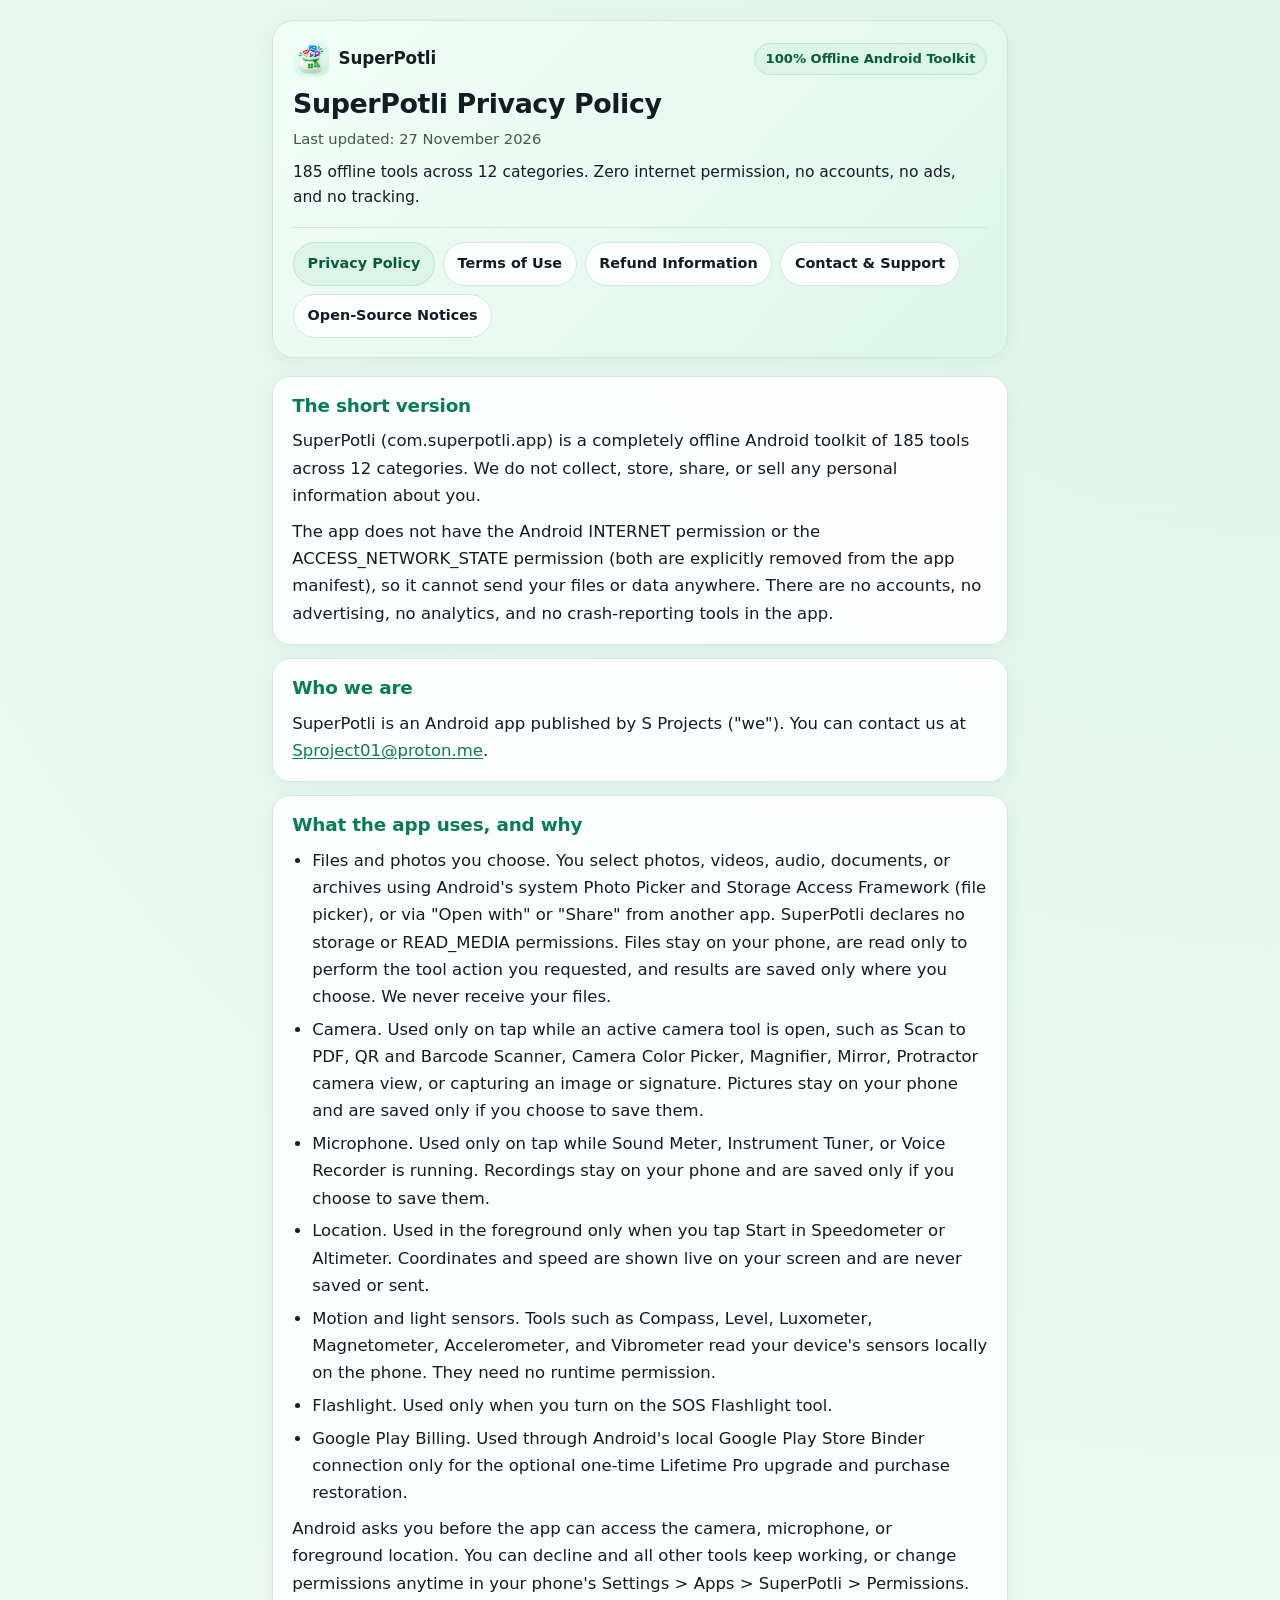
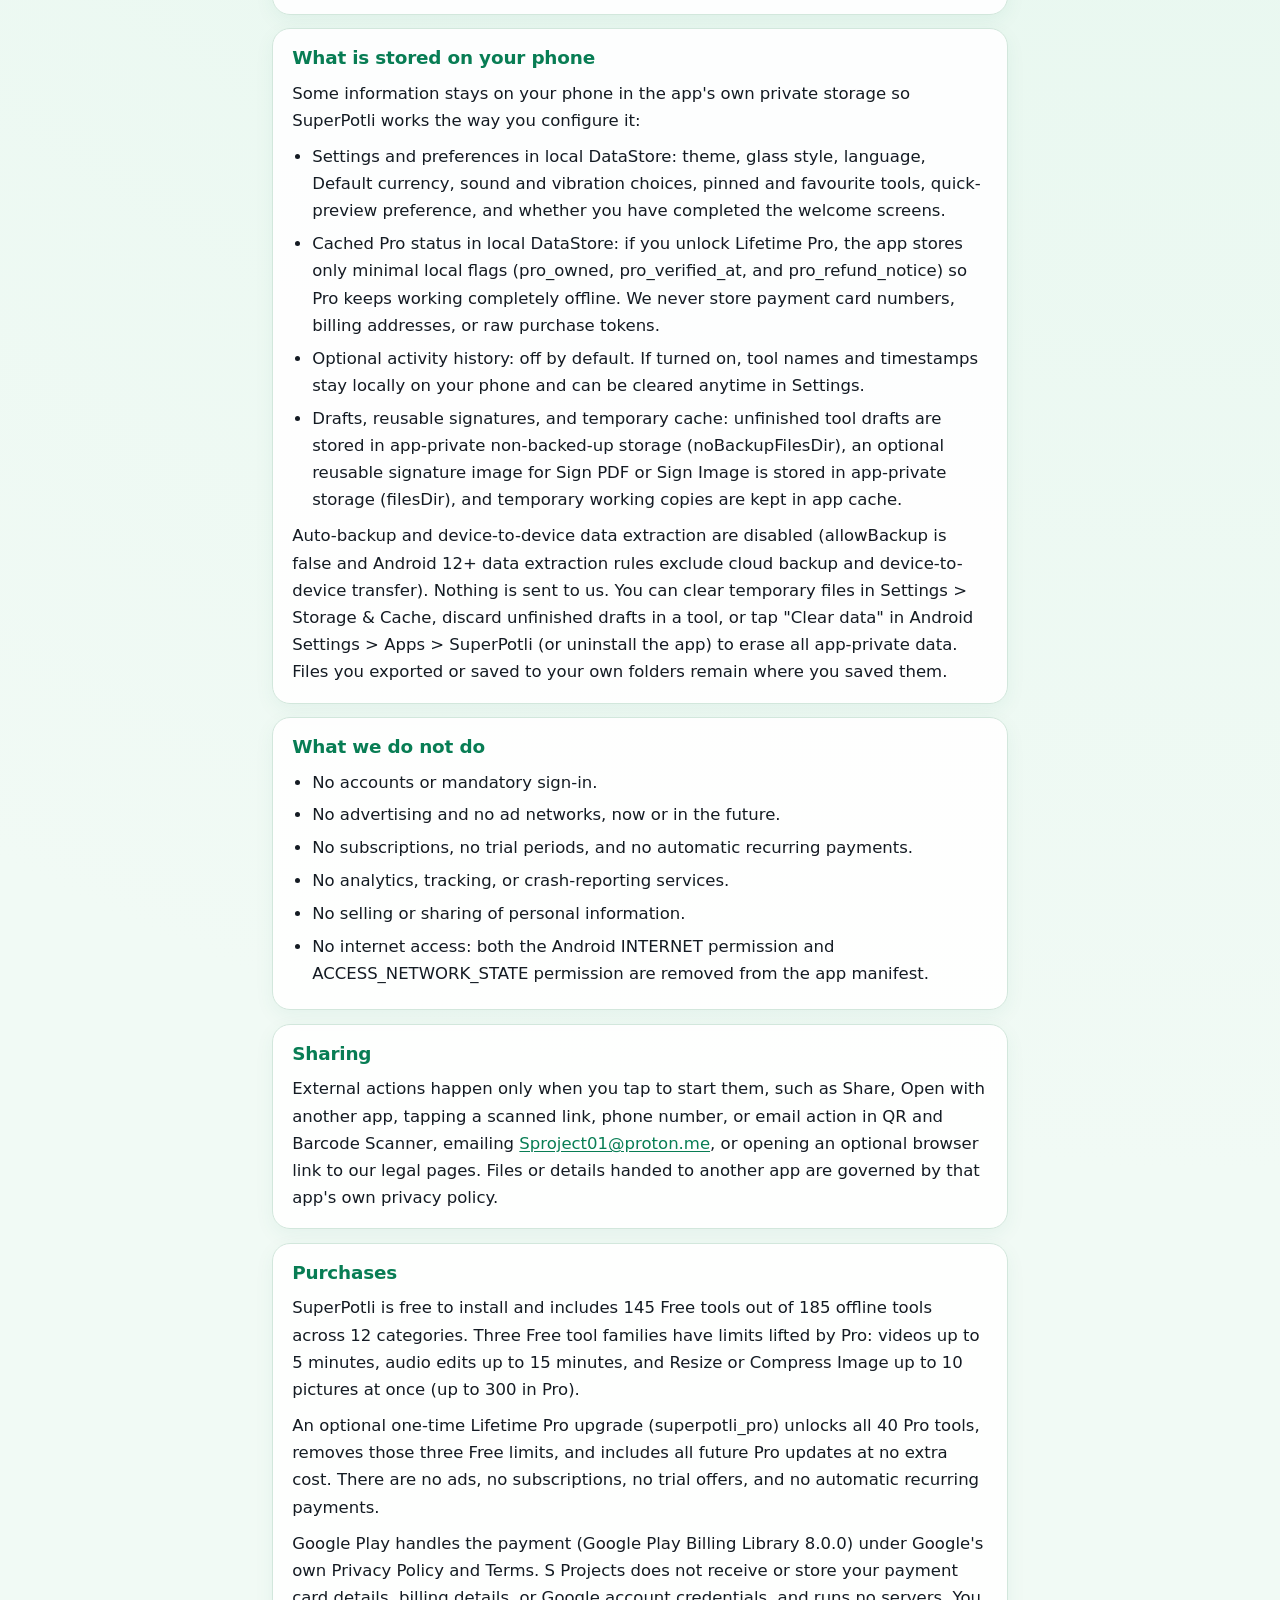
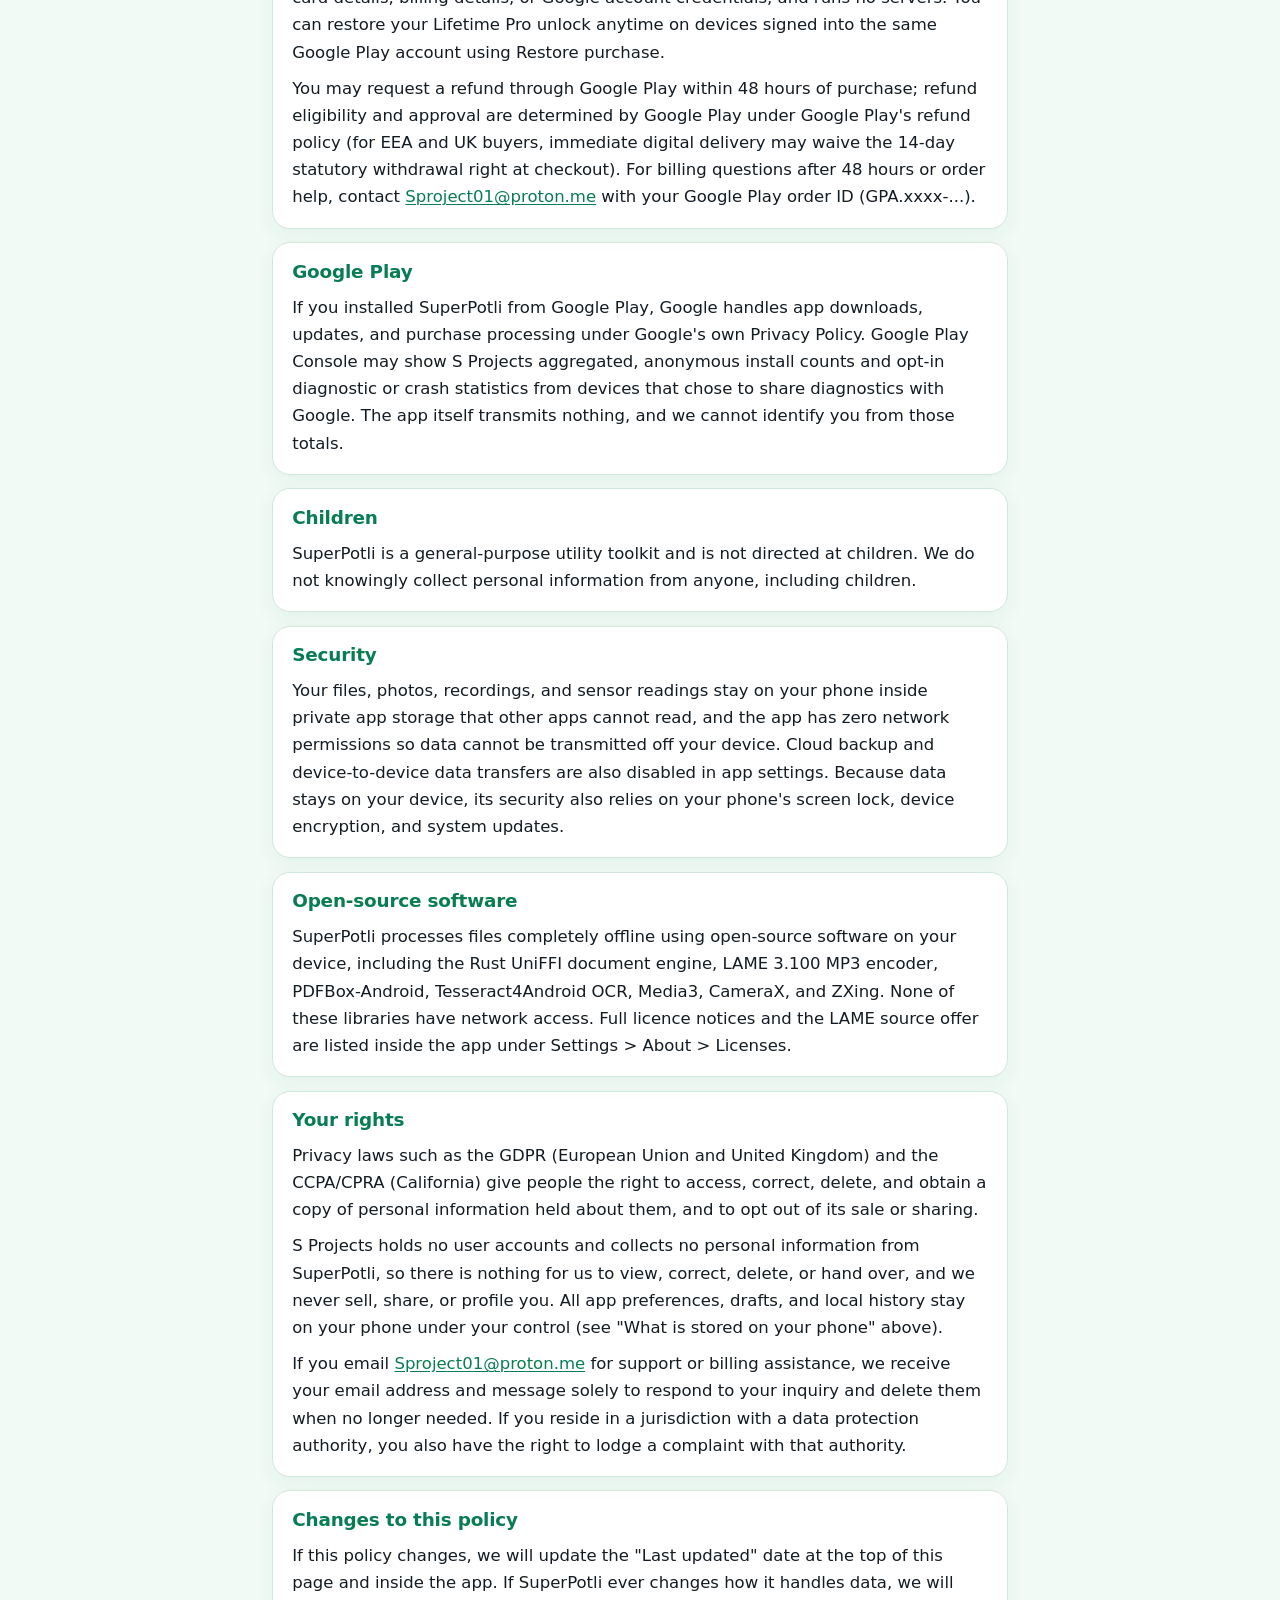
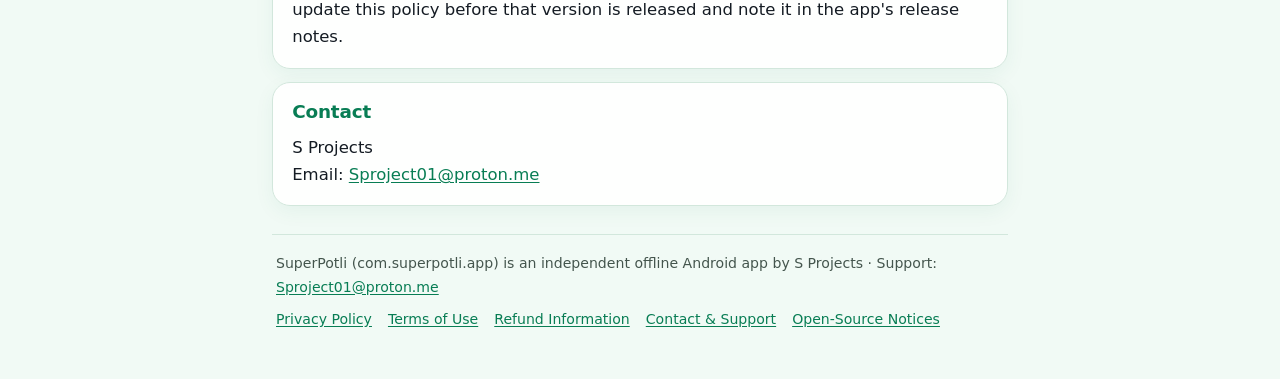
<file: index.html>
<!doctype html>
<html lang="en">
<head>
<meta charset="utf-8">
<meta name="viewport" content="width=device-width, initial-scale=1">
<meta name="color-scheme" content="light dark">
<link rel="icon" type="image/png" href="assets/logo.png">
<title>SuperPotli Privacy Policy</title>
<style>
:root{
  --bg:#f1faf5;
  --bg-glow:#dff5ea;
  --hero:linear-gradient(135deg,#f3fdf8 0%,#ddf6ea 100%);
  --card:rgba(255,255,255,.92);
  --text:#141b23;
  --sec:#44554d;
  --accent:#087d54;
  --accent-hover:#066342;
  --pill-bg:#ddf5e8;
  --pill-border:#bfe5d2;
  --pill-text:#065c3e;
  --line:#d2e7dc;
  --shadow:0 6px 20px rgba(8,125,84,.06);
}
@media (prefers-color-scheme:dark){:root{
  --bg:#070a08;
  --bg-glow:#0c1711;
  --hero:linear-gradient(135deg,#111a15 0%,#161a18 100%);
  --card:#131815;
  --text:#eef4f0;
  --sec:#aab8b0;
  --accent:#4ade9b;
  --accent-hover:#6ee7b0;
  --pill-bg:#192920;
  --pill-border:#2a4537;
  --pill-text:#6ee7b0;
  --line:#24332a;
  --shadow:none;
}}
*{box-sizing:border-box}
html{scroll-behavior:smooth}
body{
  margin:0;
  background:radial-gradient(circle at top right,var(--bg-glow) 0%,var(--bg) 52%);
  background-color:var(--bg);
  color:var(--text);
  font:16.5px/1.65 system-ui,-apple-system,"Segoe UI",Roboto,"Helvetica Neue",Arial,sans-serif;
  -webkit-text-size-adjust:100%;
}
.skip{
  position:absolute;
  left:-9999px;
  top:0;
  background:var(--accent);
  color:#fff;
  padding:.65rem 1rem;
  border-radius:10px;
  font-weight:600;
  z-index:10;
}
.skip:focus{left:1rem;top:1rem}
main{max-width:48rem;margin:0 auto;padding:1.25rem 1rem 3rem}
.hero{
  background:var(--hero);
  border:1px solid var(--line);
  border-radius:22px;
  padding:1.25rem 1.25rem 1.15rem;
  box-shadow:var(--shadow);
  margin-bottom:1.15rem;
}
.brand-row{
  display:flex;
  align-items:center;
  justify-content:space-between;
  gap:.75rem;
  flex-wrap:wrap;
  margin-bottom:.7rem;
}
.brand{
  display:inline-flex;
  align-items:center;
  gap:.6rem;
  font-weight:700;
  font-size:1.05rem;
  color:var(--text);
  letter-spacing:-.01em;
}
.brand-logo{
  width:36px;
  height:36px;
  border-radius:10px;
  display:block;
  flex:none;
}
@media (prefers-color-scheme:dark){.skip{color:#052115}}
.badge{
  display:inline-flex;
  align-items:center;
  padding:.24rem .65rem;
  border-radius:999px;
  background:var(--pill-bg);
  border:1px solid var(--pill-border);
  color:var(--pill-text);
  font-size:.82rem;
  font-weight:600;
}
h1{font-size:1.68rem;line-height:1.22;margin:.15rem 0 .35rem;letter-spacing:-.015em}
.meta{color:var(--sec);margin:0;font-size:.92rem;font-weight:500}
.subtitle{color:var(--text);margin:.55rem 0 0;font-size:.97rem}
nav{
  display:flex;
  gap:.5rem;
  flex-wrap:wrap;
  margin-top:1rem;
  padding-top:.9rem;
  border-top:1px solid var(--line);
}
nav a{
  display:inline-flex;
  align-items:center;
  min-height:44px;
  padding:.4rem .85rem;
  border-radius:999px;
  border:1px solid var(--line);
  background:var(--card);
  color:var(--text);
  text-decoration:none;
  font-size:.9rem;
  font-weight:600;
}
nav a:hover{border-color:var(--accent);color:var(--accent-hover)}
nav a.active{
  background:var(--pill-bg);
  border-color:var(--pill-border);
  color:var(--pill-text);
}
a{color:var(--accent);text-underline-offset:2px}
a:hover{color:var(--accent-hover)}
a:focus-visible{outline:2px solid var(--accent);outline-offset:2px}
.card{
  background:var(--card);
  border:1px solid var(--line);
  border-radius:18px;
  padding:1.05rem 1.2rem;
  margin-bottom:.85rem;
  box-shadow:var(--shadow);
}
h2{font-size:1.15rem;line-height:1.35;margin:0 0 .55rem;color:var(--accent);letter-spacing:-.01em}
p{margin:.55rem 0;overflow-wrap:anywhere}
p:last-child,ul:last-child{margin-bottom:0}
ul{margin:.5rem 0;padding-left:1.25rem}
li{margin:.35rem 0;overflow-wrap:anywhere}
footer{
  margin-top:1.75rem;
  padding:1.1rem .25rem 0;
  border-top:1px solid var(--line);
  color:var(--sec);
  font-size:.88rem;
}
.footer-links{
  display:flex;
  flex-wrap:wrap;
  gap:.4rem 1rem;
  margin-top:.55rem;
}
@media (max-width:540px){
  main{padding:.85rem .75rem 2.25rem}
  .hero{padding:1rem;border-radius:18px}
  .card{padding:.95rem 1rem;border-radius:16px}
  h1{font-size:1.45rem}
  nav a{font-size:.87rem;padding:.35rem .75rem}
}
</style>
</head>
<body>
<a class="skip" href="#content">Skip to content</a>
<main>
<header class="hero">
<div class="brand-row">
<span class="brand"><img class="brand-logo" src="assets/logo.png" alt="SuperPotli" width="36" height="36">SuperPotli</span>
<span class="badge">100% Offline Android Toolkit</span>
</div>
<h1>SuperPotli Privacy Policy</h1>
<p class="meta">Last updated: 27 November 2026</p>
<p class="subtitle">185 offline tools across 12 categories. Zero internet permission, no accounts, no ads, and no tracking.</p>
<nav aria-label="SuperPotli legal and support pages">
<a class="active" aria-current="page" href="index.html">Privacy Policy</a>
<a href="terms.html">Terms of Use</a>
<a href="refunds.html">Refund Information</a>
<a href="contact.html">Contact &amp; Support</a>
<a href="open-source.html">Open-Source Notices</a>
</nav>
</header>
<div id="content">
<section class="card">
<h2 id="short">The short version</h2>
<p>SuperPotli (com.superpotli.app) is a completely offline Android toolkit of 185 tools across 12 categories. We do not collect, store, share, or sell any personal information about you.</p>
<p>The app does not have the Android INTERNET permission or the ACCESS_NETWORK_STATE permission (both are explicitly removed from the app manifest), so it cannot send your files or data anywhere. There are no accounts, no advertising, no analytics, and no crash-reporting tools in the app.</p>
</section>
<section class="card">
<h2 id="who">Who we are</h2>
<p>SuperPotli is an Android app published by S Projects ("we"). You can contact us at <a href="mailto:Sproject01@proton.me">Sproject01@proton.me</a>.</p>
</section>
<section class="card">
<h2 id="uses">What the app uses, and why</h2>
<ul><li>Files and photos you choose. You select photos, videos, audio, documents, or archives using Android's system Photo Picker and Storage Access Framework (file picker), or via "Open with" or "Share" from another app. SuperPotli declares no storage or READ_MEDIA permissions. Files stay on your phone, are read only to perform the tool action you requested, and results are saved only where you choose. We never receive your files.</li><li>Camera. Used only on tap while an active camera tool is open, such as Scan to PDF, QR and Barcode Scanner, Camera Color Picker, Magnifier, Mirror, Protractor camera view, or capturing an image or signature. Pictures stay on your phone and are saved only if you choose to save them.</li><li>Microphone. Used only on tap while Sound Meter, Instrument Tuner, or Voice Recorder is running. Recordings stay on your phone and are saved only if you choose to save them.</li><li>Location. Used in the foreground only when you tap Start in Speedometer or Altimeter. Coordinates and speed are shown live on your screen and are never saved or sent.</li><li>Motion and light sensors. Tools such as Compass, Level, Luxometer, Magnetometer, Accelerometer, and Vibrometer read your device's sensors locally on the phone. They need no runtime permission.</li><li>Flashlight. Used only when you turn on the SOS Flashlight tool.</li><li>Google Play Billing. Used through Android's local Google Play Store Binder connection only for the optional one-time Lifetime Pro upgrade and purchase restoration.</li></ul>
<p>Android asks you before the app can access the camera, microphone, or foreground location. You can decline and all other tools keep working, or change permissions anytime in your phone's Settings &gt; Apps &gt; SuperPotli &gt; Permissions.</p>
</section>
<section class="card">
<h2 id="stored">What is stored on your phone</h2>
<p>Some information stays on your phone in the app's own private storage so SuperPotli works the way you configure it:</p>
<ul><li>Settings and preferences in local DataStore: theme, glass style, language, Default currency, sound and vibration choices, pinned and favourite tools, quick-preview preference, and whether you have completed the welcome screens.</li><li>Cached Pro status in local DataStore: if you unlock Lifetime Pro, the app stores only minimal local flags (pro_owned, pro_verified_at, and pro_refund_notice) so Pro keeps working completely offline. We never store payment card numbers, billing addresses, or raw purchase tokens.</li><li>Optional activity history: off by default. If turned on, tool names and timestamps stay locally on your phone and can be cleared anytime in Settings.</li><li>Drafts, reusable signatures, and temporary cache: unfinished tool drafts are stored in app-private non-backed-up storage (noBackupFilesDir), an optional reusable signature image for Sign PDF or Sign Image is stored in app-private storage (filesDir), and temporary working copies are kept in app cache.</li></ul>
<p>Auto-backup and device-to-device data extraction are disabled (allowBackup is false and Android 12+ data extraction rules exclude cloud backup and device-to-device transfer). Nothing is sent to us. You can clear temporary files in Settings &gt; Storage &amp; Cache, discard unfinished drafts in a tool, or tap "Clear data" in Android Settings &gt; Apps &gt; SuperPotli (or uninstall the app) to erase all app-private data. Files you exported or saved to your own folders remain where you saved them.</p>
</section>
<section class="card">
<h2 id="not">What we do not do</h2>
<ul><li>No accounts or mandatory sign-in.</li><li>No advertising and no ad networks, now or in the future.</li><li>No subscriptions, no trial periods, and no automatic recurring payments.</li><li>No analytics, tracking, or crash-reporting services.</li><li>No selling or sharing of personal information.</li><li>No internet access: both the Android INTERNET permission and ACCESS_NETWORK_STATE permission are removed from the app manifest.</li></ul>
</section>
<section class="card">
<h2 id="sharing">Sharing</h2>
<p>External actions happen only when you tap to start them, such as Share, Open with another app, tapping a scanned link, phone number, or email action in QR and Barcode Scanner, emailing <a href="mailto:Sproject01@proton.me">Sproject01@proton.me</a>, or opening an optional browser link to our legal pages. Files or details handed to another app are governed by that app's own privacy policy.</p>
</section>
<section class="card">
<h2 id="purchases">Purchases</h2>
<p>SuperPotli is free to install and includes 145 Free tools out of 185 offline tools across 12 categories. Three Free tool families have limits lifted by Pro: videos up to 5 minutes, audio edits up to 15 minutes, and Resize or Compress Image up to 10 pictures at once (up to 300 in Pro).</p>
<p>An optional one-time Lifetime Pro upgrade (superpotli_pro) unlocks all 40 Pro tools, removes those three Free limits, and includes all future Pro updates at no extra cost. There are no ads, no subscriptions, no trial offers, and no automatic recurring payments.</p>
<p>Google Play handles the payment (Google Play Billing Library 8.0.0) under Google's own Privacy Policy and Terms. S Projects does not receive or store your payment card details, billing details, or Google account credentials, and runs no servers. You can restore your Lifetime Pro unlock anytime on devices signed into the same Google Play account using Restore purchase.</p>
<p>You may request a refund through Google Play within 48 hours of purchase; refund eligibility and approval are determined by Google Play under Google Play's refund policy (for EEA and UK buyers, immediate digital delivery may waive the 14-day statutory withdrawal right at checkout). For billing questions after 48 hours or order help, contact <a href="mailto:Sproject01@proton.me">Sproject01@proton.me</a> with your Google Play order ID (GPA.xxxx-...).</p>
</section>
<section class="card">
<h2 id="play">Google Play</h2>
<p>If you installed SuperPotli from Google Play, Google handles app downloads, updates, and purchase processing under Google's own Privacy Policy. Google Play Console may show S Projects aggregated, anonymous install counts and opt-in diagnostic or crash statistics from devices that chose to share diagnostics with Google. The app itself transmits nothing, and we cannot identify you from those totals.</p>
</section>
<section class="card">
<h2 id="children">Children</h2>
<p>SuperPotli is a general-purpose utility toolkit and is not directed at children. We do not knowingly collect personal information from anyone, including children.</p>
</section>
<section class="card">
<h2 id="security">Security</h2>
<p>Your files, photos, recordings, and sensor readings stay on your phone inside private app storage that other apps cannot read, and the app has zero network permissions so data cannot be transmitted off your device. Cloud backup and device-to-device data transfers are also disabled in app settings. Because data stays on your device, its security also relies on your phone's screen lock, device encryption, and system updates.</p>
</section>
<section class="card">
<h2 id="opensource">Open-source software</h2>
<p>SuperPotli processes files completely offline using open-source software on your device, including the Rust UniFFI document engine, LAME 3.100 MP3 encoder, PDFBox-Android, Tesseract4Android OCR, Media3, CameraX, and ZXing. None of these libraries have network access. Full licence notices and the LAME source offer are listed inside the app under Settings &gt; About &gt; Licenses.</p>
</section>
<section class="card">
<h2 id="rights">Your rights</h2>
<p>Privacy laws such as the GDPR (European Union and United Kingdom) and the CCPA/CPRA (California) give people the right to access, correct, delete, and obtain a copy of personal information held about them, and to opt out of its sale or sharing.</p>
<p>S Projects holds no user accounts and collects no personal information from SuperPotli, so there is nothing for us to view, correct, delete, or hand over, and we never sell, share, or profile you. All app preferences, drafts, and local history stay on your phone under your control (see "What is stored on your phone" above).</p>
<p>If you email <a href="mailto:Sproject01@proton.me">Sproject01@proton.me</a> for support or billing assistance, we receive your email address and message solely to respond to your inquiry and delete them when no longer needed. If you reside in a jurisdiction with a data protection authority, you also have the right to lodge a complaint with that authority.</p>
</section>
<section class="card">
<h2 id="changes">Changes to this policy</h2>
<p>If this policy changes, we will update the "Last updated" date at the top of this page and inside the app. If SuperPotli ever changes how it handles data, we will update this policy before that version is released and note it in the app's release notes.</p>
</section>
<section class="card">
<h2 id="contact">Contact</h2>
<p>S Projects<br>
Email: <a href="mailto:Sproject01@proton.me">Sproject01@proton.me</a></p>
</section>
</div>
<footer>
<div>SuperPotli (com.superpotli.app) is an independent offline Android app by S Projects · Support: <a href="mailto:Sproject01@proton.me">Sproject01@proton.me</a></div>
<div class="footer-links"><a href="index.html">Privacy Policy</a> <a href="terms.html">Terms of Use</a> <a href="refunds.html">Refund Information</a> <a href="contact.html">Contact &amp; Support</a> <a href="open-source.html">Open-Source Notices</a></div>
</footer>
</main>
</body>
</html>
</file>
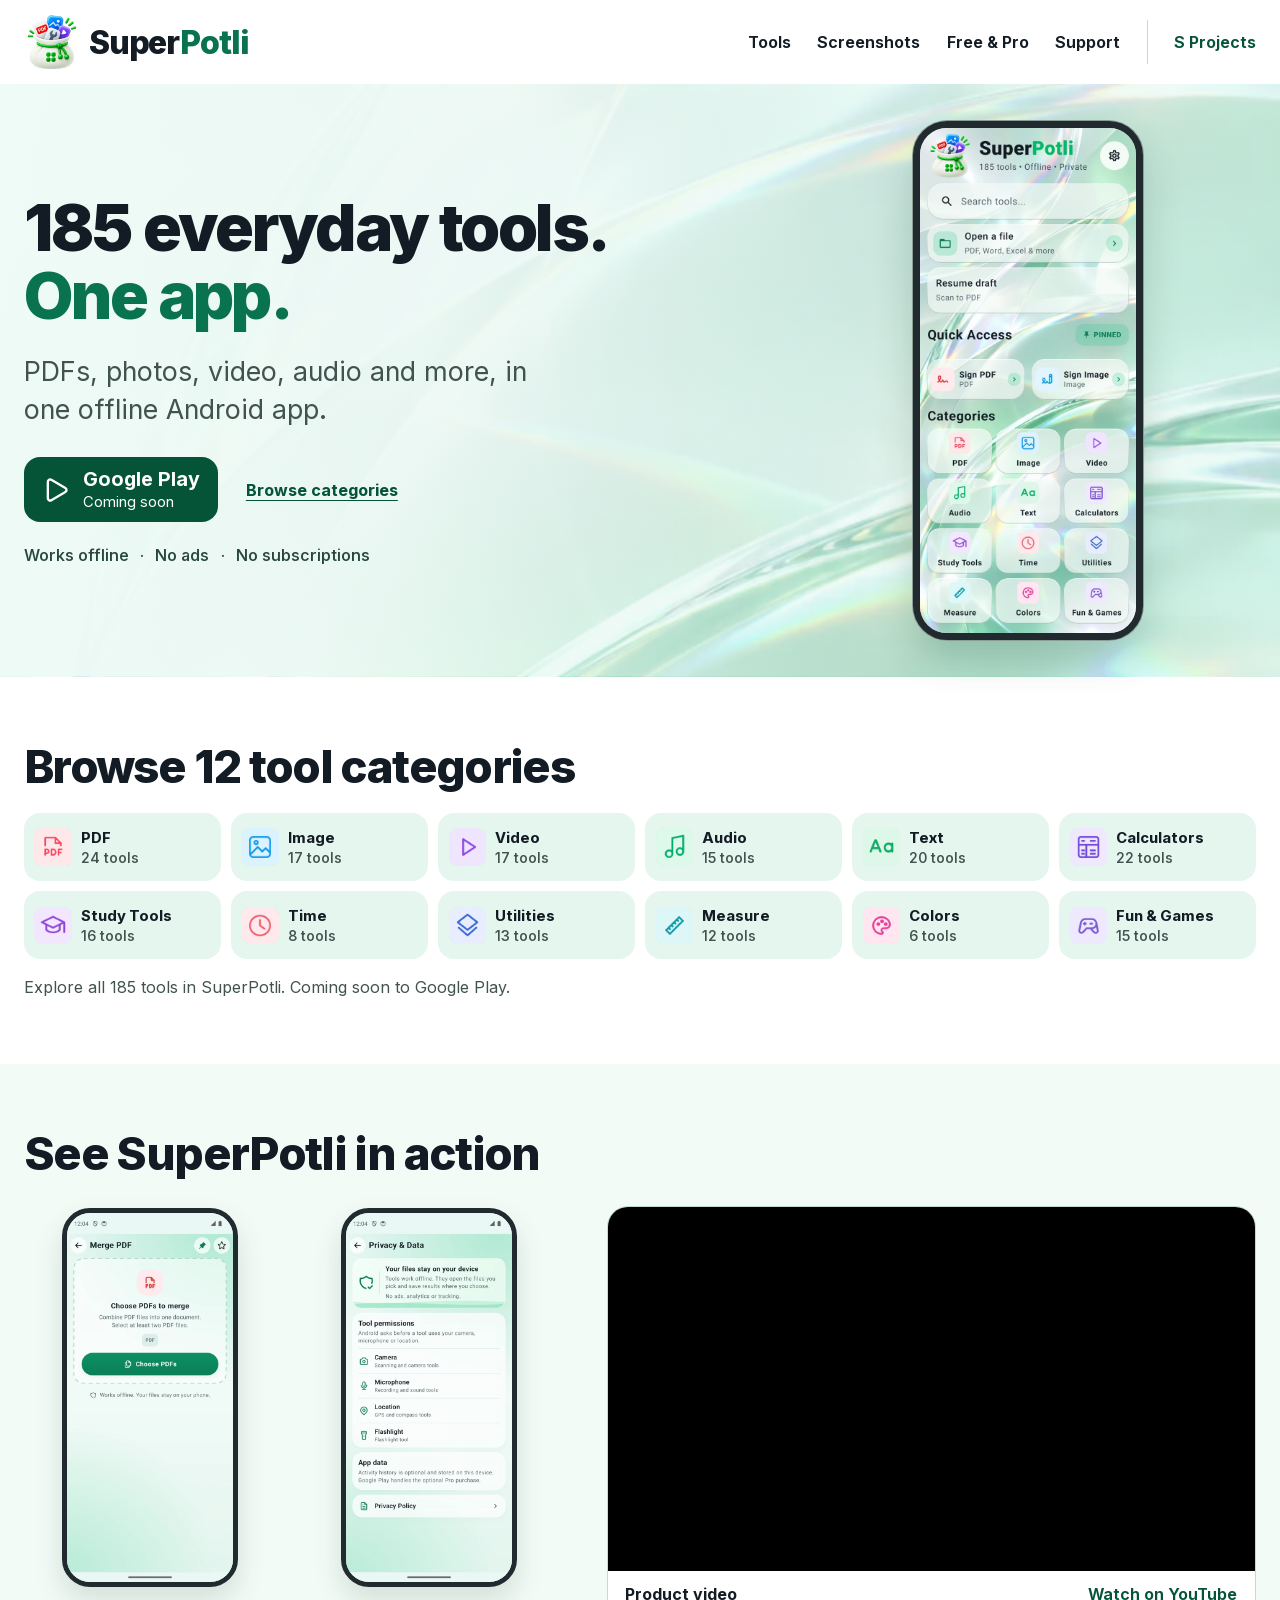
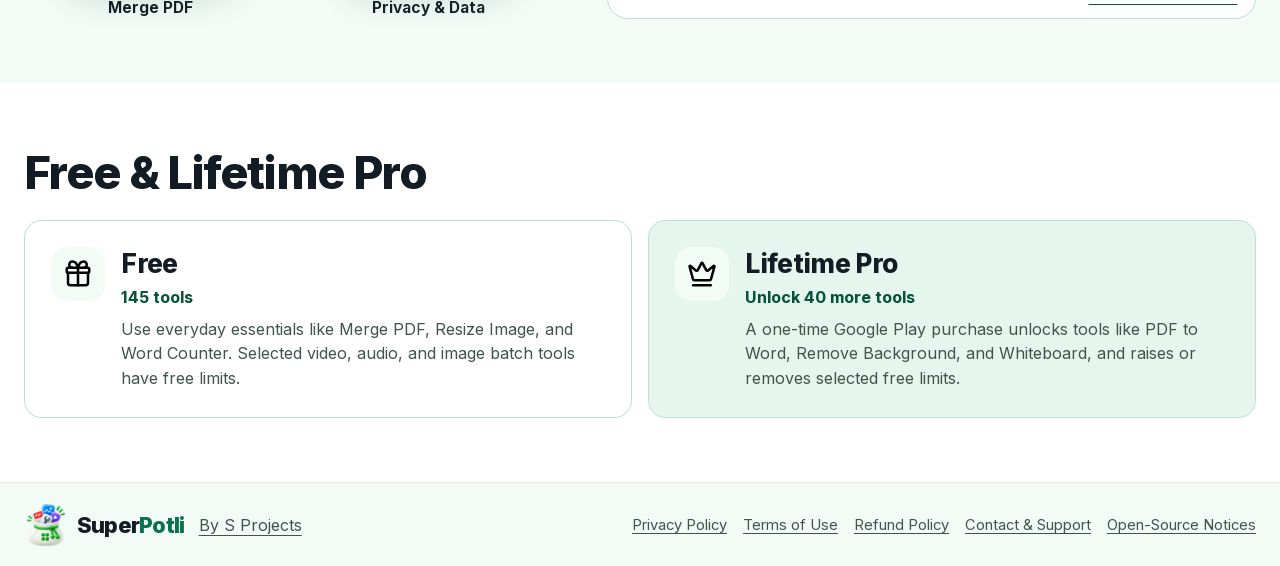
<file: product/index.html>
<!doctype html>
<html lang="en">
<head>
  <meta charset="utf-8">
  <meta name="viewport" content="width=device-width, initial-scale=1">
  <meta name="theme-color" content="#f1fbf7">
  <title>SuperPotli | 185 offline Android tools</title>
  <meta name="description" content="Explore 185 offline Android tools for PDFs, photos, video, audio, and everyday tasks. No ads or subscriptions. Coming to Google Play.">
  <link rel="canonical" href="https://s-creator01.github.io/superpotli-privacy/product/">
  <meta property="og:type" content="website">
  <meta property="og:title" content="SuperPotli | 185 offline Android tools">
  <meta property="og:description" content="PDFs, photos, video, audio, and more in one offline Android app.">
  <meta property="og:url" content="https://s-creator01.github.io/superpotli-privacy/product/">
  <meta property="og:image" content="https://s-creator01.github.io/superpotli-privacy/product/assets/video-poster.webp">
  <meta property="og:image:alt" content="SuperPotli. Android tools that work offline.">
  <meta name="twitter:card" content="summary_large_image">
  <link rel="icon" href="../assets/logo.png" type="image/png">
  <link rel="stylesheet" href="style.css">
  <script src="main.js" defer></script>
</head>
<body>
  <a class="skip" href="#main">Skip to content</a>
  <header class="site-header">
    <div class="wrap header-inner">
      <a class="brand" href="./">
        <img src="assets/brand.webp" alt="" width="56" height="56">
        <span>Super<span class="brand-accent">Potli</span></span>
      </a>
      <button class="nav-toggle icon-button" type="button" aria-label="Open menu" aria-controls="site-nav" aria-expanded="false" hidden>
        <img src="assets/icons/menu.svg" alt="" width="24" height="24">
      </button>
      <nav class="site-nav" id="site-nav" aria-label="Main navigation">
        <a href="#tools">Tools</a>
        <a href="#screenshots">Screenshots</a>
        <a href="#plans">Free &amp; Pro</a>
        <a href="#support">Support</a>
        <a class="parent-link" href="https://s-creator01.github.io/">S Projects</a>
      </nav>
    </div>
  </header>
  <main id="main">
    <section class="hero" aria-labelledby="hero-title">
      <div class="wrap hero-inner">
        <div class="hero-copy">
          <h1 id="hero-title">185 everyday tools.<br><span>One app.</span></h1>
          <p class="hero-intro">PDFs, photos, video, audio and more, in one offline Android app.</p>
          <div class="hero-actions">
            <div class="play-status">
              <img src="assets/icons/play.svg" alt="" width="28" height="28">
              <span><strong>Google Play</strong><small>Coming soon</small></span>
            </div>
            <a class="strong-link" href="#tools">Browse categories</a>
          </div>
          <ul class="benefits" aria-label="App benefits">
            <li>Works offline</li>
            <li>No ads</li>
            <li>No subscriptions</li>
          </ul>
        </div>
        <div class="hero-device">
          <div class="phone hero-phone">
            <img src="assets/home.webp" alt="SuperPotli Home showing tool search, Quick Access, and the 12 tool categories." width="600" height="1400" fetchpriority="high">
          </div>
        </div>
      </div>
    </section>

    <section class="wrap section tool-section" id="tools" aria-labelledby="tools-title">
      <h2 id="tools-title">Browse 12 tool categories</h2>
      <ul class="categories">
        <li class="category">
          <img src="assets/categories/pdf.png" alt="" width="38" height="38">
          <span>PDF<small>24 tools</small></span>
        </li>
        <li class="category">
          <img src="assets/categories/image.png" alt="" width="38" height="38">
          <span>Image<small>17 tools</small></span>
        </li>
        <li class="category">
          <img src="assets/categories/video.png" alt="" width="38" height="38">
          <span>Video<small>17 tools</small></span>
        </li>
        <li class="category">
          <img src="assets/categories/audio.png" alt="" width="38" height="38">
          <span>Audio<small>15 tools</small></span>
        </li>
        <li class="category">
          <img src="assets/categories/text.png" alt="" width="38" height="38">
          <span>Text<small>20 tools</small></span>
        </li>
        <li class="category">
          <img src="assets/categories/calculators.png" alt="" width="38" height="38">
          <span>Calculators<small>22 tools</small></span>
        </li>
        <li class="category">
          <img src="assets/categories/study_tools.png" alt="" width="38" height="38">
          <span>Study Tools<small>16 tools</small></span>
        </li>
        <li class="category">
          <img src="assets/categories/time.png" alt="" width="38" height="38">
          <span>Time<small>8 tools</small></span>
        </li>
        <li class="category">
          <img src="assets/categories/utilities.png" alt="" width="38" height="38">
          <span>Utilities<small>13 tools</small></span>
        </li>
        <li class="category">
          <img src="assets/categories/measure.png" alt="" width="38" height="38">
          <span>Measure<small>12 tools</small></span>
        </li>
        <li class="category">
          <img src="assets/categories/colors.png" alt="" width="38" height="38">
          <span>Colors<small>6 tools</small></span>
        </li>
        <li class="category">
          <img src="assets/categories/fun_games.png" alt="" width="38" height="38">
          <span>Fun &amp; Games<small>15 tools</small></span>
        </li>
      </ul>
      <p class="category-note">Explore all 185 tools in SuperPotli. Coming soon to Google Play.</p>
    </section>

    <section class="section media-section" id="screenshots" aria-labelledby="screenshots-title">
      <div class="wrap">
        <h2 id="screenshots-title">See SuperPotli in action</h2>
        <div class="media-layout">
          <div class="screenshot-gallery">
            <figure>
              <a class="phone screenshot" href="assets/merge-pdf.webp" aria-label="View the Merge PDF screenshot full size">
                <img src="assets/merge-pdf.webp" alt="The Merge PDF screen with a button to choose PDF files." width="540" height="1200" loading="lazy">
              </a>
              <figcaption>Merge PDF</figcaption>
            </figure>
            <figure>
              <a class="phone screenshot" href="assets/privacy-data.webp" aria-label="View the Privacy and Data screenshot full size">
                <img src="assets/privacy-data.webp" alt="The Privacy and Data screen showing on-device processing and tool permissions." width="540" height="1200" loading="lazy">
              </a>
              <figcaption>Privacy &amp; Data</figcaption>
            </figure>
          </div>
          <figure class="video-preview">
            <iframe
              src="https://www.youtube-nocookie.com/embed/Rxp435r57ds?playsinline=1"
              title="Meet SuperPotli | 185 Offline Tools for Android"
              width="560"
              height="315"
              loading="lazy"
              referrerpolicy="strict-origin-when-cross-origin"
              allow="encrypted-media; picture-in-picture; fullscreen"
              allowfullscreen
            ></iframe>
            <figcaption>
              <strong>Product video</strong>
              <a href="https://youtu.be/Rxp435r57ds">Watch on YouTube</a>
            </figcaption>
          </figure>
        </div>
      </div>
    </section>

    <section class="wrap section plans" id="plans" aria-labelledby="plans-title">
      <h2 id="plans-title">Free &amp; Lifetime Pro</h2>
      <div class="plan-grid">
        <article class="plan">
          <img class="plan-icon" src="assets/icons/gift.svg" alt="" width="54" height="54" loading="lazy">
          <div>
            <h3>Free</h3>
            <p class="plan-count">145 tools</p>
            <p>Use everyday essentials like Merge PDF, Resize Image, and Word Counter. Selected video, audio, and image batch tools have free limits.</p>
          </div>
        </article>
        <article class="plan plan-pro">
          <img class="plan-icon" src="assets/icons/crown.svg" alt="" width="54" height="54" loading="lazy">
          <div>
            <h3>Lifetime Pro</h3>
            <p class="plan-count">Unlock 40 more tools</p>
            <p>A one-time Google Play purchase unlocks tools like PDF to Word, Remove Background, and Whiteboard, and raises or removes selected free limits.</p>
          </div>
        </article>
      </div>
    </section>
  </main>
  <footer class="site-footer" id="support">
    <div class="wrap footer-inner">
      <div class="footer-brand">
        <a class="brand" href="./">
          <img src="assets/brand.webp" alt="" width="44" height="44" loading="lazy">
          <span>Super<span class="brand-accent">Potli</span></span>
        </a>
        <a class="publisher" href="https://s-creator01.github.io/">By S Projects</a>
      </div>
      <nav aria-label="Legal and support">
        <a href="../">Privacy Policy</a>
        <a href="../terms.html">Terms of Use</a>
        <a href="../refunds.html">Refund Policy</a>
        <a href="../contact.html">Contact &amp; Support</a>
        <a href="../open-source.html">Open-Source Notices</a>
      </nav>
    </div>
  </footer>
</body>
</html>
</file>
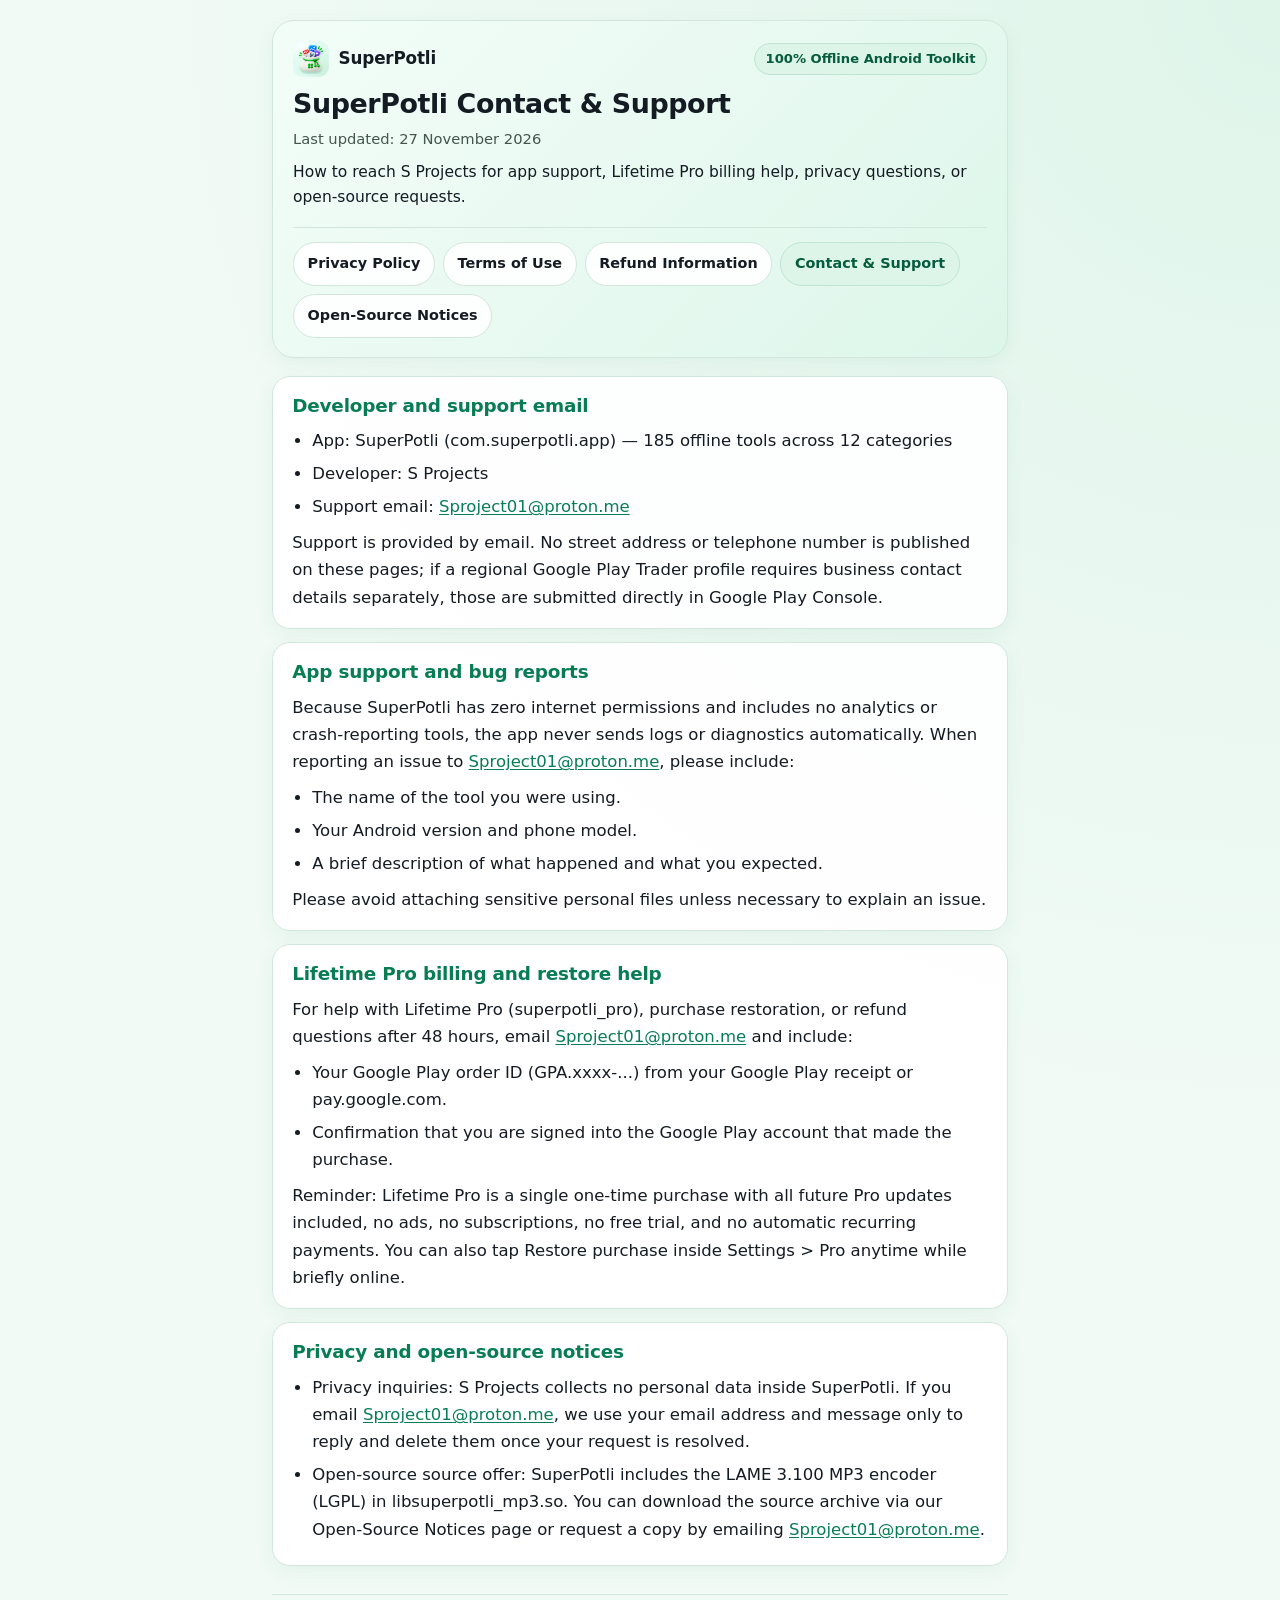
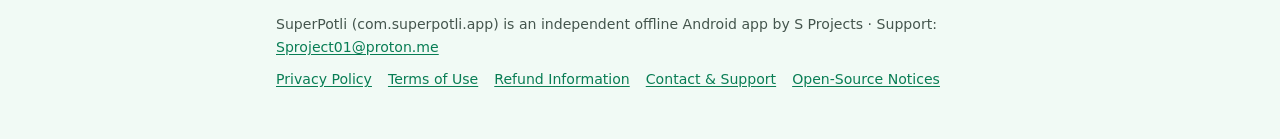
<file: contact.html>
<!doctype html>
<html lang="en">
<head>
<meta charset="utf-8">
<meta name="viewport" content="width=device-width, initial-scale=1">
<meta name="color-scheme" content="light dark">
<link rel="icon" type="image/png" href="assets/logo.png">
<title>SuperPotli Contact &amp; Support</title>
<style>
:root{
  --bg:#f1faf5;
  --bg-glow:#dff5ea;
  --hero:linear-gradient(135deg,#f3fdf8 0%,#ddf6ea 100%);
  --card:rgba(255,255,255,.92);
  --text:#141b23;
  --sec:#44554d;
  --accent:#087d54;
  --accent-hover:#066342;
  --pill-bg:#ddf5e8;
  --pill-border:#bfe5d2;
  --pill-text:#065c3e;
  --line:#d2e7dc;
  --shadow:0 6px 20px rgba(8,125,84,.06);
}
@media (prefers-color-scheme:dark){:root{
  --bg:#070a08;
  --bg-glow:#0c1711;
  --hero:linear-gradient(135deg,#111a15 0%,#161a18 100%);
  --card:#131815;
  --text:#eef4f0;
  --sec:#aab8b0;
  --accent:#4ade9b;
  --accent-hover:#6ee7b0;
  --pill-bg:#192920;
  --pill-border:#2a4537;
  --pill-text:#6ee7b0;
  --line:#24332a;
  --shadow:none;
}}
*{box-sizing:border-box}
html{scroll-behavior:smooth}
body{
  margin:0;
  background:radial-gradient(circle at top right,var(--bg-glow) 0%,var(--bg) 52%);
  background-color:var(--bg);
  color:var(--text);
  font:16.5px/1.65 system-ui,-apple-system,"Segoe UI",Roboto,"Helvetica Neue",Arial,sans-serif;
  -webkit-text-size-adjust:100%;
}
.skip{
  position:absolute;
  left:-9999px;
  top:0;
  background:var(--accent);
  color:#fff;
  padding:.65rem 1rem;
  border-radius:10px;
  font-weight:600;
  z-index:10;
}
.skip:focus{left:1rem;top:1rem}
main{max-width:48rem;margin:0 auto;padding:1.25rem 1rem 3rem}
.hero{
  background:var(--hero);
  border:1px solid var(--line);
  border-radius:22px;
  padding:1.25rem 1.25rem 1.15rem;
  box-shadow:var(--shadow);
  margin-bottom:1.15rem;
}
.brand-row{
  display:flex;
  align-items:center;
  justify-content:space-between;
  gap:.75rem;
  flex-wrap:wrap;
  margin-bottom:.7rem;
}
.brand{
  display:inline-flex;
  align-items:center;
  gap:.6rem;
  font-weight:700;
  font-size:1.05rem;
  color:var(--text);
  letter-spacing:-.01em;
}
.brand-logo{
  width:36px;
  height:36px;
  border-radius:10px;
  display:block;
  flex:none;
}
@media (prefers-color-scheme:dark){.skip{color:#052115}}
.badge{
  display:inline-flex;
  align-items:center;
  padding:.24rem .65rem;
  border-radius:999px;
  background:var(--pill-bg);
  border:1px solid var(--pill-border);
  color:var(--pill-text);
  font-size:.82rem;
  font-weight:600;
}
h1{font-size:1.68rem;line-height:1.22;margin:.15rem 0 .35rem;letter-spacing:-.015em}
.meta{color:var(--sec);margin:0;font-size:.92rem;font-weight:500}
.subtitle{color:var(--text);margin:.55rem 0 0;font-size:.97rem}
nav{
  display:flex;
  gap:.5rem;
  flex-wrap:wrap;
  margin-top:1rem;
  padding-top:.9rem;
  border-top:1px solid var(--line);
}
nav a{
  display:inline-flex;
  align-items:center;
  min-height:44px;
  padding:.4rem .85rem;
  border-radius:999px;
  border:1px solid var(--line);
  background:var(--card);
  color:var(--text);
  text-decoration:none;
  font-size:.9rem;
  font-weight:600;
}
nav a:hover{border-color:var(--accent);color:var(--accent-hover)}
nav a.active{
  background:var(--pill-bg);
  border-color:var(--pill-border);
  color:var(--pill-text);
}
a{color:var(--accent);text-underline-offset:2px}
a:hover{color:var(--accent-hover)}
a:focus-visible{outline:2px solid var(--accent);outline-offset:2px}
.card{
  background:var(--card);
  border:1px solid var(--line);
  border-radius:18px;
  padding:1.05rem 1.2rem;
  margin-bottom:.85rem;
  box-shadow:var(--shadow);
}
h2{font-size:1.15rem;line-height:1.35;margin:0 0 .55rem;color:var(--accent);letter-spacing:-.01em}
p{margin:.55rem 0;overflow-wrap:anywhere}
p:last-child,ul:last-child{margin-bottom:0}
ul{margin:.5rem 0;padding-left:1.25rem}
li{margin:.35rem 0;overflow-wrap:anywhere}
footer{
  margin-top:1.75rem;
  padding:1.1rem .25rem 0;
  border-top:1px solid var(--line);
  color:var(--sec);
  font-size:.88rem;
}
.footer-links{
  display:flex;
  flex-wrap:wrap;
  gap:.4rem 1rem;
  margin-top:.55rem;
}
@media (max-width:540px){
  main{padding:.85rem .75rem 2.25rem}
  .hero{padding:1rem;border-radius:18px}
  .card{padding:.95rem 1rem;border-radius:16px}
  h1{font-size:1.45rem}
  nav a{font-size:.87rem;padding:.35rem .75rem}
}
</style>
</head>
<body>
<a class="skip" href="#content">Skip to content</a>
<main>
<header class="hero">
<div class="brand-row">
<span class="brand"><img class="brand-logo" src="assets/logo.png" alt="SuperPotli" width="36" height="36">SuperPotli</span>
<span class="badge">100% Offline Android Toolkit</span>
</div>
<h1>SuperPotli Contact &amp; Support</h1>
<p class="meta">Last updated: 27 November 2026</p>
<p class="subtitle">How to reach S Projects for app support, Lifetime Pro billing help, privacy questions, or open-source requests.</p>
<nav aria-label="SuperPotli legal and support pages">
<a href="index.html">Privacy Policy</a>
<a href="terms.html">Terms of Use</a>
<a href="refunds.html">Refund Information</a>
<a class="active" aria-current="page" href="contact.html">Contact &amp; Support</a>
<a href="open-source.html">Open-Source Notices</a>
</nav>
</header>
<div id="content">
<section class="card">
<h2 id="contact-info">Developer and support email</h2>
<ul><li>App: SuperPotli (com.superpotli.app) — 185 offline tools across 12 categories</li><li>Developer: S Projects</li><li>Support email: <a href="mailto:Sproject01@proton.me">Sproject01@proton.me</a></li></ul>
<p>Support is provided by email. No street address or telephone number is published on these pages; if a regional Google Play Trader profile requires business contact details separately, those are submitted directly in Google Play Console.</p>
</section>
<section class="card">
<h2 id="contact-bugs">App support and bug reports</h2>
<p>Because SuperPotli has zero internet permissions and includes no analytics or crash-reporting tools, the app never sends logs or diagnostics automatically. When reporting an issue to <a href="mailto:Sproject01@proton.me">Sproject01@proton.me</a>, please include:</p>
<ul><li>The name of the tool you were using.</li><li>Your Android version and phone model.</li><li>A brief description of what happened and what you expected.</li></ul>
<p>Please avoid attaching sensitive personal files unless necessary to explain an issue.</p>
</section>
<section class="card">
<h2 id="contact-billing">Lifetime Pro billing and restore help</h2>
<p>For help with Lifetime Pro (superpotli_pro), purchase restoration, or refund questions after 48 hours, email <a href="mailto:Sproject01@proton.me">Sproject01@proton.me</a> and include:</p>
<ul><li>Your Google Play order ID (GPA.xxxx-...) from your Google Play receipt or pay.google.com.</li><li>Confirmation that you are signed into the Google Play account that made the purchase.</li></ul>
<p>Reminder: Lifetime Pro is a single one-time purchase with all future Pro updates included, no ads, no subscriptions, no free trial, and no automatic recurring payments. You can also tap Restore purchase inside Settings &gt; Pro anytime while briefly online.</p>
</section>
<section class="card">
<h2 id="contact-legal">Privacy and open-source notices</h2>
<ul><li>Privacy inquiries: S Projects collects no personal data inside SuperPotli. If you email <a href="mailto:Sproject01@proton.me">Sproject01@proton.me</a>, we use your email address and message only to reply and delete them once your request is resolved.</li><li>Open-source source offer: SuperPotli includes the LAME 3.100 MP3 encoder (LGPL) in libsuperpotli_mp3.so. You can download the source archive via our Open-Source Notices page or request a copy by emailing <a href="mailto:Sproject01@proton.me">Sproject01@proton.me</a>.</li></ul>
</section>
</div>
<footer>
<div>SuperPotli (com.superpotli.app) is an independent offline Android app by S Projects · Support: <a href="mailto:Sproject01@proton.me">Sproject01@proton.me</a></div>
<div class="footer-links"><a href="index.html">Privacy Policy</a> <a href="terms.html">Terms of Use</a> <a href="refunds.html">Refund Information</a> <a href="contact.html">Contact &amp; Support</a> <a href="open-source.html">Open-Source Notices</a></div>
</footer>
</main>
</body>
</html>
</file>
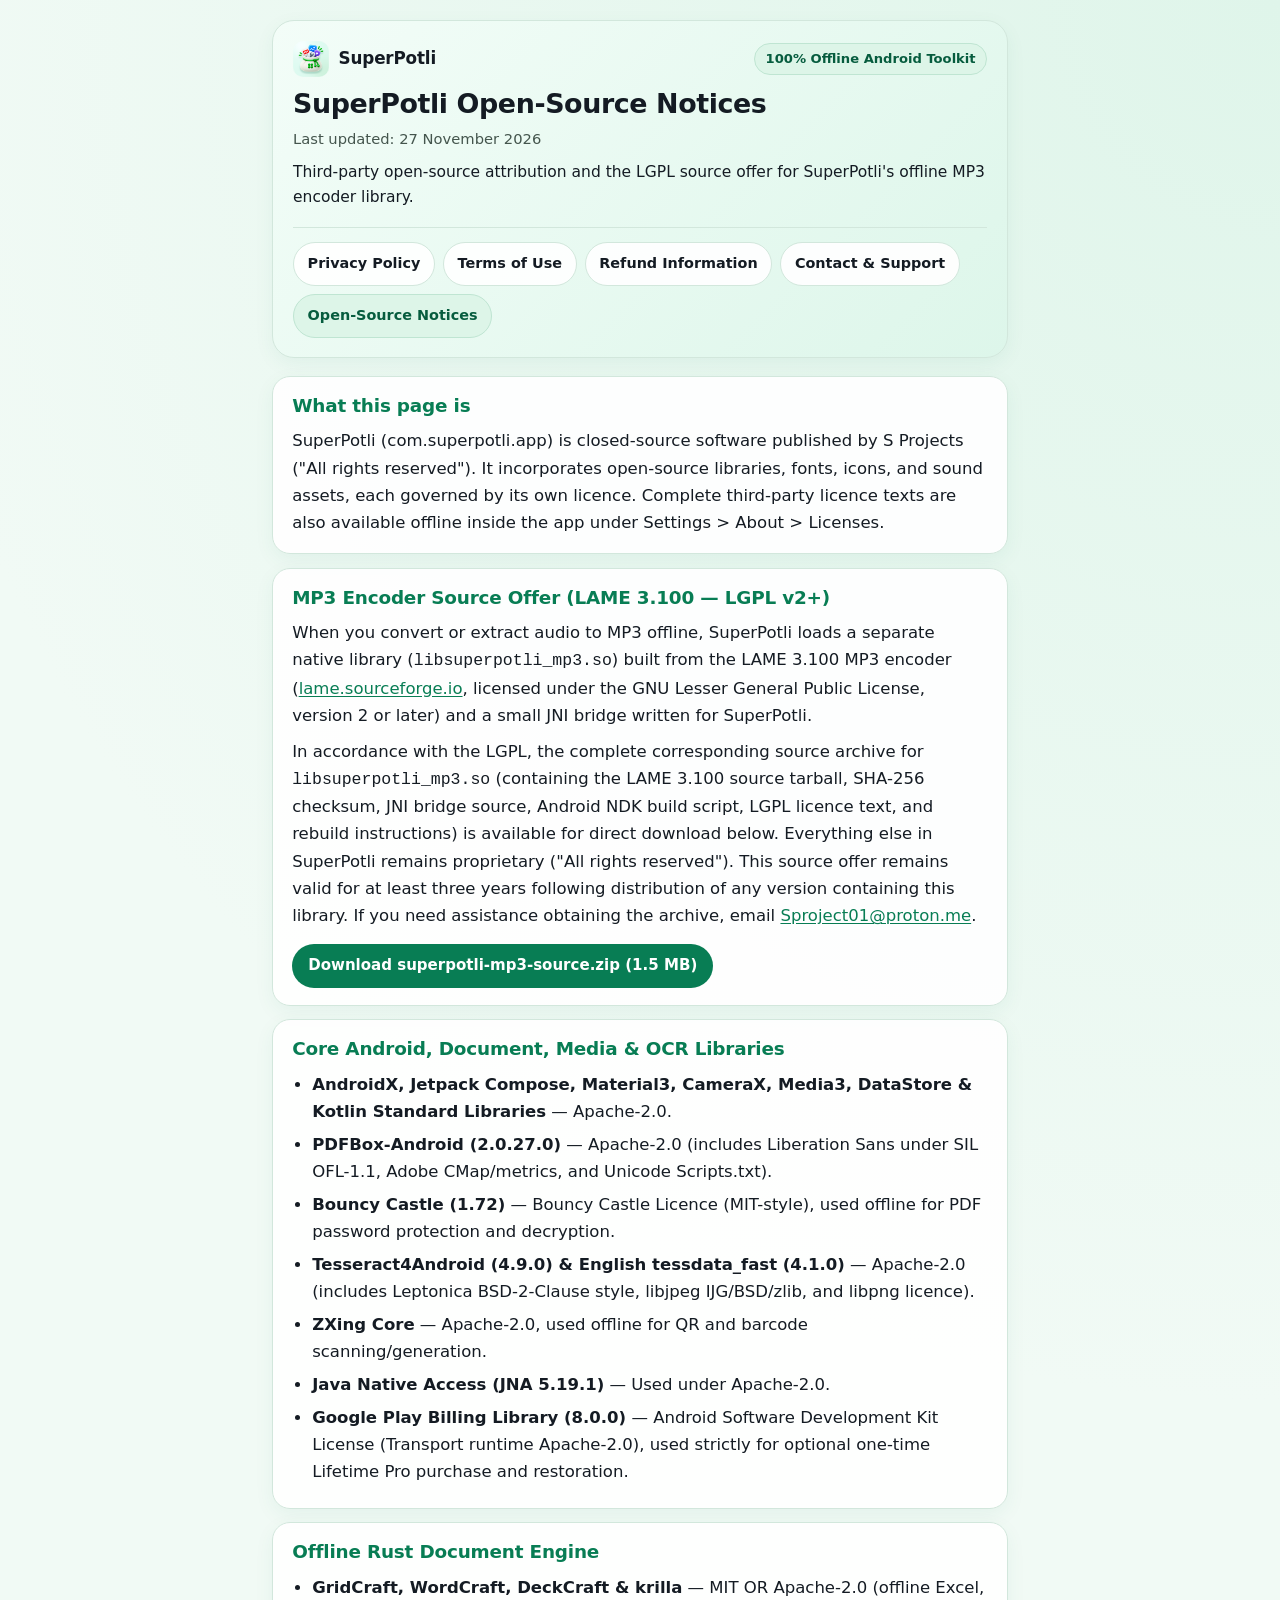
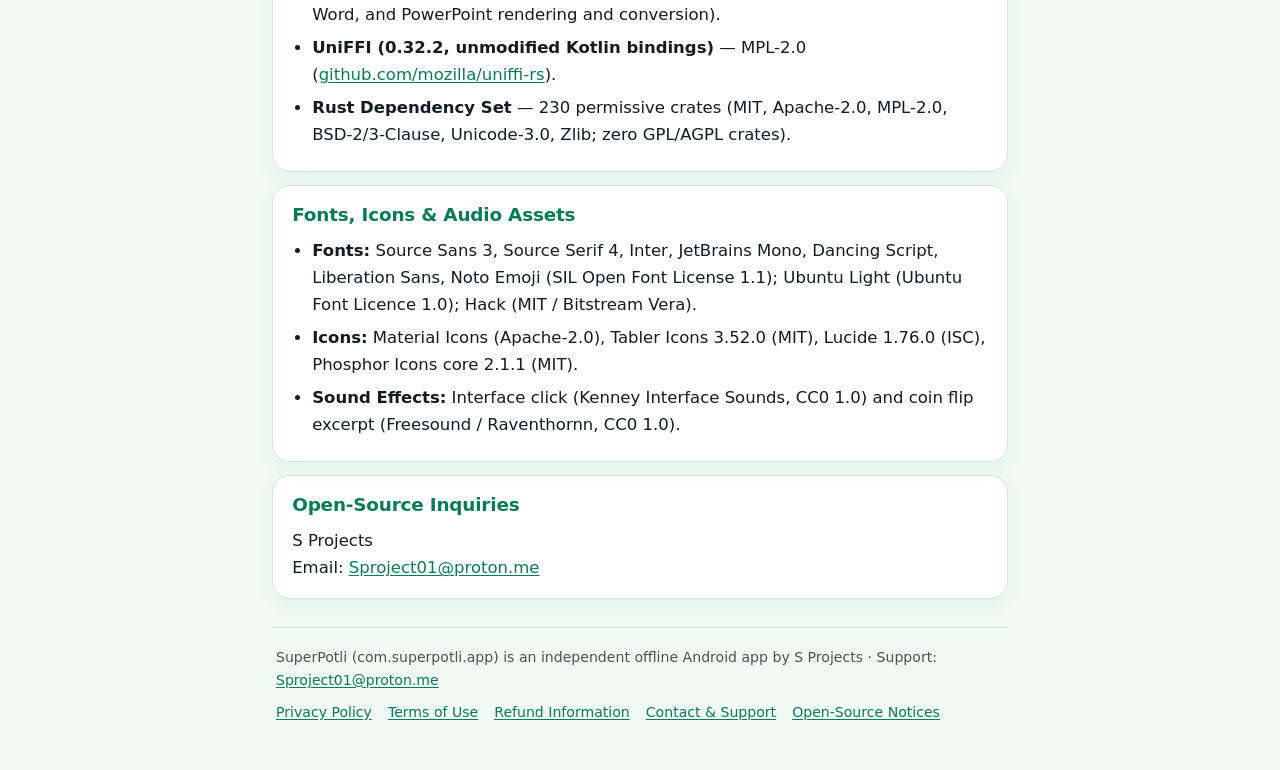
<file: open-source.html>
<!doctype html>
<html lang="en">
<head>
<meta charset="utf-8">
<meta name="viewport" content="width=device-width, initial-scale=1">
<meta name="color-scheme" content="light dark">
<link rel="icon" type="image/png" href="assets/logo.png">
<title>SuperPotli Open-Source Notices</title>
<style>
:root{
  --bg:#f1faf5;
  --bg-glow:#dff5ea;
  --hero:linear-gradient(135deg,#f3fdf8 0%,#ddf6ea 100%);
  --card:rgba(255,255,255,.92);
  --text:#141b23;
  --sec:#44554d;
  --accent:#087d54;
  --accent-hover:#066342;
  --pill-bg:#ddf5e8;
  --pill-border:#bfe5d2;
  --pill-text:#065c3e;
  --line:#d2e7dc;
  --shadow:0 6px 20px rgba(8,125,84,.06);
}
@media (prefers-color-scheme:dark){:root{
  --bg:#070a08;
  --bg-glow:#0c1711;
  --hero:linear-gradient(135deg,#111a15 0%,#161a18 100%);
  --card:#131815;
  --text:#eef4f0;
  --sec:#aab8b0;
  --accent:#4ade9b;
  --accent-hover:#6ee7b0;
  --pill-bg:#192920;
  --pill-border:#2a4537;
  --pill-text:#6ee7b0;
  --line:#24332a;
  --shadow:none;
}}
*{box-sizing:border-box}
html{scroll-behavior:smooth}
body{
  margin:0;
  background:radial-gradient(circle at top right,var(--bg-glow) 0%,var(--bg) 52%);
  background-color:var(--bg);
  color:var(--text);
  font:16.5px/1.65 system-ui,-apple-system,"Segoe UI",Roboto,"Helvetica Neue",Arial,sans-serif;
  -webkit-text-size-adjust:100%;
}
.skip{
  position:absolute;
  left:-9999px;
  top:0;
  background:var(--accent);
  color:#fff;
  padding:.65rem 1rem;
  border-radius:10px;
  font-weight:600;
  z-index:10;
}
.skip:focus{left:1rem;top:1rem}
main{max-width:48rem;margin:0 auto;padding:1.25rem 1rem 3rem}
.hero{
  background:var(--hero);
  border:1px solid var(--line);
  border-radius:22px;
  padding:1.25rem 1.25rem 1.15rem;
  box-shadow:var(--shadow);
  margin-bottom:1.15rem;
}
.brand-row{
  display:flex;
  align-items:center;
  justify-content:space-between;
  gap:.75rem;
  flex-wrap:wrap;
  margin-bottom:.7rem;
}
.brand{
  display:inline-flex;
  align-items:center;
  gap:.6rem;
  font-weight:700;
  font-size:1.05rem;
  color:var(--text);
  letter-spacing:-.01em;
}
.brand-logo{
  width:36px;
  height:36px;
  border-radius:10px;
  display:block;
  flex:none;
}
@media (prefers-color-scheme:dark){.skip{color:#052115}}
.badge{
  display:inline-flex;
  align-items:center;
  padding:.24rem .65rem;
  border-radius:999px;
  background:var(--pill-bg);
  border:1px solid var(--pill-border);
  color:var(--pill-text);
  font-size:.82rem;
  font-weight:600;
}
h1{font-size:1.68rem;line-height:1.22;margin:.15rem 0 .35rem;letter-spacing:-.015em}
.meta{color:var(--sec);margin:0;font-size:.92rem;font-weight:500}
.subtitle{color:var(--text);margin:.55rem 0 0;font-size:.97rem}
nav{
  display:flex;
  gap:.5rem;
  flex-wrap:wrap;
  margin-top:1rem;
  padding-top:.9rem;
  border-top:1px solid var(--line);
}
nav a{
  display:inline-flex;
  align-items:center;
  min-height:44px;
  padding:.4rem .85rem;
  border-radius:999px;
  border:1px solid var(--line);
  background:var(--card);
  color:var(--text);
  text-decoration:none;
  font-size:.9rem;
  font-weight:600;
}
nav a:hover{border-color:var(--accent);color:var(--accent-hover)}
nav a.active{
  background:var(--pill-bg);
  border-color:var(--pill-border);
  color:var(--pill-text);
}
a{color:var(--accent);text-underline-offset:2px}
a:hover{color:var(--accent-hover)}
a:focus-visible{outline:2px solid var(--accent);outline-offset:2px}
.card{
  background:var(--card);
  border:1px solid var(--line);
  border-radius:18px;
  padding:1.05rem 1.2rem;
  margin-bottom:.85rem;
  box-shadow:var(--shadow);
}
h2{font-size:1.15rem;line-height:1.35;margin:0 0 .55rem;color:var(--accent);letter-spacing:-.01em}
p{margin:.55rem 0;overflow-wrap:anywhere}
p:last-child,ul:last-child{margin-bottom:0}
ul{margin:.5rem 0;padding-left:1.25rem}
li{margin:.35rem 0;overflow-wrap:anywhere}
.download-btn{
  display:inline-flex;
  align-items:center;
  min-height:44px;
  padding:.55rem 1rem;
  margin-top:.35rem;
  border-radius:999px;
  background:var(--accent);
  color:#fff;
  text-decoration:none;
  font-weight:600;
  font-size:.94rem;
}
.download-btn:hover{background:var(--accent-hover);color:#fff}
@media (prefers-color-scheme:dark){.download-btn,.download-btn:hover{color:#052115}}
footer{
  margin-top:1.75rem;
  padding:1.1rem .25rem 0;
  border-top:1px solid var(--line);
  color:var(--sec);
  font-size:.88rem;
}
.footer-links{
  display:flex;
  flex-wrap:wrap;
  gap:.4rem 1rem;
  margin-top:.55rem;
}
@media (max-width:540px){
  main{padding:.85rem .75rem 2.25rem}
  .hero{padding:1rem;border-radius:18px}
  .card{padding:.95rem 1rem;border-radius:16px}
  h1{font-size:1.45rem}
  nav a{font-size:.87rem;padding:.35rem .75rem}
}
</style>
</head>
<body>
<a class="skip" href="#content">Skip to content</a>
<main>
<header class="hero">
<div class="brand-row">
<span class="brand"><img class="brand-logo" src="assets/logo.png" alt="SuperPotli" width="36" height="36">SuperPotli</span>
<span class="badge">100% Offline Android Toolkit</span>
</div>
<h1>SuperPotli Open-Source Notices</h1>
<p class="meta">Last updated: 27 November 2026</p>
<p class="subtitle">Third-party open-source attribution and the LGPL source offer for SuperPotli&#x27;s offline MP3 encoder library.</p>
<nav aria-label="SuperPotli legal and support pages">
<a href="index.html">Privacy Policy</a>
<a href="terms.html">Terms of Use</a>
<a href="refunds.html">Refund Information</a>
<a href="contact.html">Contact &amp; Support</a>
<a class="active" aria-current="page" href="open-source.html">Open-Source Notices</a>
</nav>
</header>
<div id="content">
<section class="card">
<h2 id="oss-what">What this page is</h2>
<p>SuperPotli (com.superpotli.app) is closed-source software published by S Projects ("All rights reserved"). It incorporates open-source libraries, fonts, icons, and sound assets, each governed by its own licence. Complete third-party licence texts are also available offline inside the app under Settings &gt; About &gt; Licenses.</p>
</section>
<section class="card">
<h2 id="oss-lame">MP3 Encoder Source Offer (LAME 3.100 — LGPL v2+)</h2>
<p>When you convert or extract audio to MP3 offline, SuperPotli loads a separate native library (<code>libsuperpotli_mp3.so</code>) built from the LAME 3.100 MP3 encoder (<a href="https://lame.sourceforge.io" rel="noopener noreferrer">lame.sourceforge.io</a>, licensed under the GNU Lesser General Public License, version 2 or later) and a small JNI bridge written for SuperPotli.</p>
<p>In accordance with the LGPL, the complete corresponding source archive for <code>libsuperpotli_mp3.so</code> (containing the LAME 3.100 source tarball, SHA-256 checksum, JNI bridge source, Android NDK build script, LGPL licence text, and rebuild instructions) is available for direct download below. Everything else in SuperPotli remains proprietary ("All rights reserved"). This source offer remains valid for at least three years following distribution of any version containing this library. If you need assistance obtaining the archive, email <a href="mailto:Sproject01@proton.me">Sproject01@proton.me</a>.</p>
<p><a class="download-btn" href="mp3-source/superpotli-mp3-source.zip" download>Download superpotli-mp3-source.zip (1.5 MB)</a></p>
</section>
<section class="card">
<h2 id="oss-android">Core Android, Document, Media &amp; OCR Libraries</h2>
<ul>
<li><strong>AndroidX, Jetpack Compose, Material3, CameraX, Media3, DataStore &amp; Kotlin Standard Libraries</strong> — Apache-2.0.</li>
<li><strong>PDFBox-Android (2.0.27.0)</strong> — Apache-2.0 (includes Liberation Sans under SIL OFL-1.1, Adobe CMap/metrics, and Unicode Scripts.txt).</li>
<li><strong>Bouncy Castle (1.72)</strong> — Bouncy Castle Licence (MIT-style), used offline for PDF password protection and decryption.</li>
<li><strong>Tesseract4Android (4.9.0) &amp; English tessdata_fast (4.1.0)</strong> — Apache-2.0 (includes Leptonica BSD-2-Clause style, libjpeg IJG/BSD/zlib, and libpng licence).</li>
<li><strong>ZXing Core</strong> — Apache-2.0, used offline for QR and barcode scanning/generation.</li>
<li><strong>Java Native Access (JNA 5.19.1)</strong> — Used under Apache-2.0.</li>
<li><strong>Google Play Billing Library (8.0.0)</strong> — Android Software Development Kit License (Transport runtime Apache-2.0), used strictly for optional one-time Lifetime Pro purchase and restoration.</li>
</ul>
</section>
<section class="card">
<h2 id="oss-engine">Offline Rust Document Engine</h2>
<ul>
<li><strong>GridCraft, WordCraft, DeckCraft &amp; krilla</strong> — MIT OR Apache-2.0 (offline Excel, Word, and PowerPoint rendering and conversion).</li>
<li><strong>UniFFI (0.32.2, unmodified Kotlin bindings)</strong> — MPL-2.0 (<a href="https://github.com/mozilla/uniffi-rs" rel="noopener noreferrer">github.com/mozilla/uniffi-rs</a>).</li>
<li><strong>Rust Dependency Set</strong> — 230 permissive crates (MIT, Apache-2.0, MPL-2.0, BSD-2/3-Clause, Unicode-3.0, Zlib; zero GPL/AGPL crates).</li>
</ul>
</section>
<section class="card">
<h2 id="oss-assets">Fonts, Icons &amp; Audio Assets</h2>
<ul>
<li><strong>Fonts:</strong> Source Sans 3, Source Serif 4, Inter, JetBrains Mono, Dancing Script, Liberation Sans, Noto Emoji (SIL Open Font License 1.1); Ubuntu Light (Ubuntu Font Licence 1.0); Hack (MIT / Bitstream Vera).</li>
<li><strong>Icons:</strong> Material Icons (Apache-2.0), Tabler Icons 3.52.0 (MIT), Lucide 1.76.0 (ISC), Phosphor Icons core 2.1.1 (MIT).</li>
<li><strong>Sound Effects:</strong> Interface click (Kenney Interface Sounds, CC0 1.0) and coin flip excerpt (Freesound / Raventhornn, CC0 1.0).</li>
</ul>
</section>
<section class="card">
<h2 id="oss-contact">Open-Source Inquiries</h2>
<p>S Projects<br>
Email: <a href="mailto:Sproject01@proton.me">Sproject01@proton.me</a></p>
</section>
</div>
<footer>
<div>SuperPotli (com.superpotli.app) is an independent offline Android app by S Projects · Support: <a href="mailto:Sproject01@proton.me">Sproject01@proton.me</a></div>
<div class="footer-links"><a href="index.html">Privacy Policy</a> <a href="terms.html">Terms of Use</a> <a href="refunds.html">Refund Information</a> <a href="contact.html">Contact &amp; Support</a> <a href="open-source.html">Open-Source Notices</a></div>
</footer>
</main>
</body>
</html>
</file>
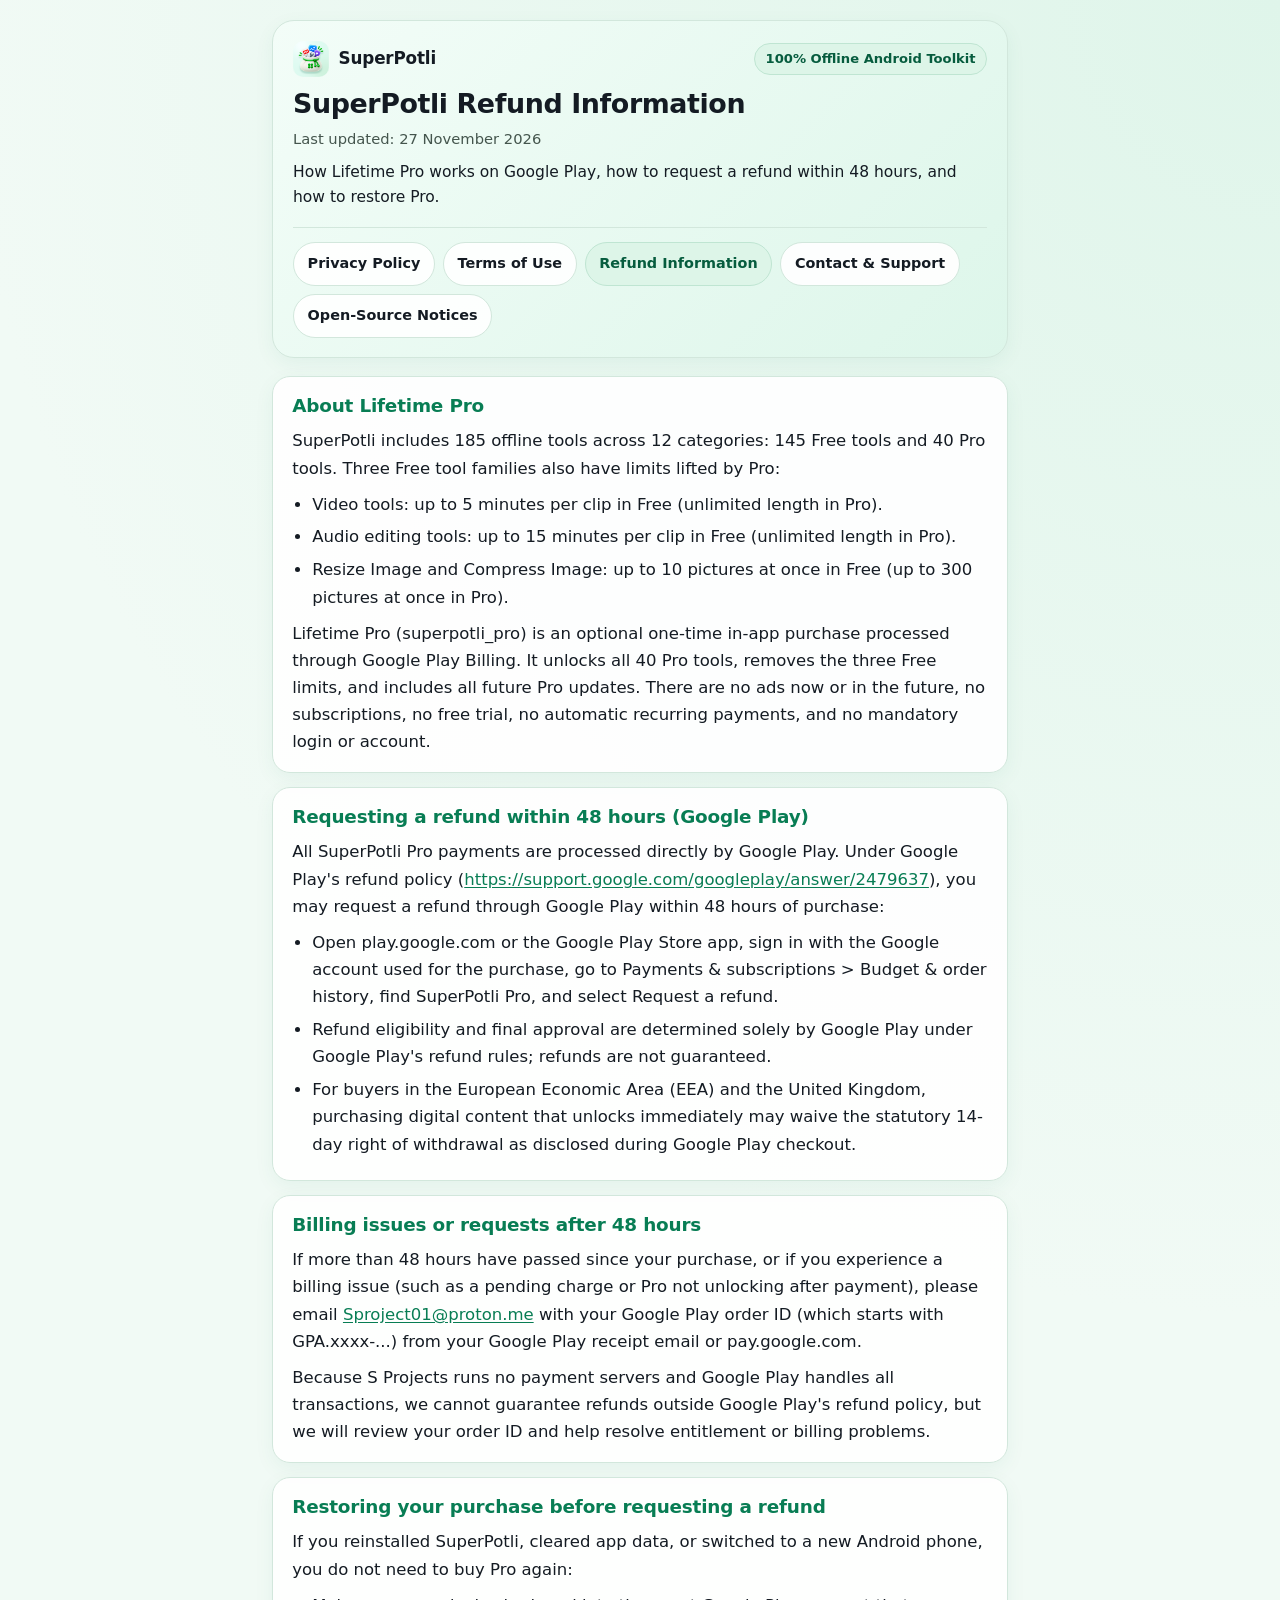
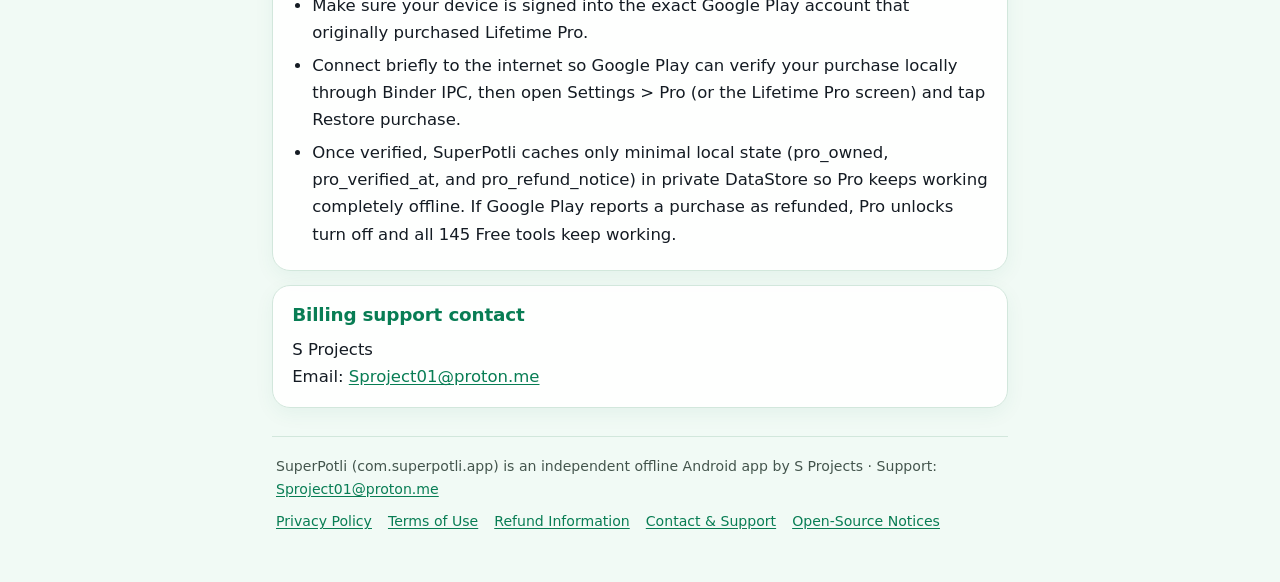
<file: refunds.html>
<!doctype html>
<html lang="en">
<head>
<meta charset="utf-8">
<meta name="viewport" content="width=device-width, initial-scale=1">
<meta name="color-scheme" content="light dark">
<link rel="icon" type="image/png" href="assets/logo.png">
<title>SuperPotli Refund Information</title>
<style>
:root{
  --bg:#f1faf5;
  --bg-glow:#dff5ea;
  --hero:linear-gradient(135deg,#f3fdf8 0%,#ddf6ea 100%);
  --card:rgba(255,255,255,.92);
  --text:#141b23;
  --sec:#44554d;
  --accent:#087d54;
  --accent-hover:#066342;
  --pill-bg:#ddf5e8;
  --pill-border:#bfe5d2;
  --pill-text:#065c3e;
  --line:#d2e7dc;
  --shadow:0 6px 20px rgba(8,125,84,.06);
}
@media (prefers-color-scheme:dark){:root{
  --bg:#070a08;
  --bg-glow:#0c1711;
  --hero:linear-gradient(135deg,#111a15 0%,#161a18 100%);
  --card:#131815;
  --text:#eef4f0;
  --sec:#aab8b0;
  --accent:#4ade9b;
  --accent-hover:#6ee7b0;
  --pill-bg:#192920;
  --pill-border:#2a4537;
  --pill-text:#6ee7b0;
  --line:#24332a;
  --shadow:none;
}}
*{box-sizing:border-box}
html{scroll-behavior:smooth}
body{
  margin:0;
  background:radial-gradient(circle at top right,var(--bg-glow) 0%,var(--bg) 52%);
  background-color:var(--bg);
  color:var(--text);
  font:16.5px/1.65 system-ui,-apple-system,"Segoe UI",Roboto,"Helvetica Neue",Arial,sans-serif;
  -webkit-text-size-adjust:100%;
}
.skip{
  position:absolute;
  left:-9999px;
  top:0;
  background:var(--accent);
  color:#fff;
  padding:.65rem 1rem;
  border-radius:10px;
  font-weight:600;
  z-index:10;
}
.skip:focus{left:1rem;top:1rem}
main{max-width:48rem;margin:0 auto;padding:1.25rem 1rem 3rem}
.hero{
  background:var(--hero);
  border:1px solid var(--line);
  border-radius:22px;
  padding:1.25rem 1.25rem 1.15rem;
  box-shadow:var(--shadow);
  margin-bottom:1.15rem;
}
.brand-row{
  display:flex;
  align-items:center;
  justify-content:space-between;
  gap:.75rem;
  flex-wrap:wrap;
  margin-bottom:.7rem;
}
.brand{
  display:inline-flex;
  align-items:center;
  gap:.6rem;
  font-weight:700;
  font-size:1.05rem;
  color:var(--text);
  letter-spacing:-.01em;
}
.brand-logo{
  width:36px;
  height:36px;
  border-radius:10px;
  display:block;
  flex:none;
}
@media (prefers-color-scheme:dark){.skip{color:#052115}}
.badge{
  display:inline-flex;
  align-items:center;
  padding:.24rem .65rem;
  border-radius:999px;
  background:var(--pill-bg);
  border:1px solid var(--pill-border);
  color:var(--pill-text);
  font-size:.82rem;
  font-weight:600;
}
h1{font-size:1.68rem;line-height:1.22;margin:.15rem 0 .35rem;letter-spacing:-.015em}
.meta{color:var(--sec);margin:0;font-size:.92rem;font-weight:500}
.subtitle{color:var(--text);margin:.55rem 0 0;font-size:.97rem}
nav{
  display:flex;
  gap:.5rem;
  flex-wrap:wrap;
  margin-top:1rem;
  padding-top:.9rem;
  border-top:1px solid var(--line);
}
nav a{
  display:inline-flex;
  align-items:center;
  min-height:44px;
  padding:.4rem .85rem;
  border-radius:999px;
  border:1px solid var(--line);
  background:var(--card);
  color:var(--text);
  text-decoration:none;
  font-size:.9rem;
  font-weight:600;
}
nav a:hover{border-color:var(--accent);color:var(--accent-hover)}
nav a.active{
  background:var(--pill-bg);
  border-color:var(--pill-border);
  color:var(--pill-text);
}
a{color:var(--accent);text-underline-offset:2px}
a:hover{color:var(--accent-hover)}
a:focus-visible{outline:2px solid var(--accent);outline-offset:2px}
.card{
  background:var(--card);
  border:1px solid var(--line);
  border-radius:18px;
  padding:1.05rem 1.2rem;
  margin-bottom:.85rem;
  box-shadow:var(--shadow);
}
h2{font-size:1.15rem;line-height:1.35;margin:0 0 .55rem;color:var(--accent);letter-spacing:-.01em}
p{margin:.55rem 0;overflow-wrap:anywhere}
p:last-child,ul:last-child{margin-bottom:0}
ul{margin:.5rem 0;padding-left:1.25rem}
li{margin:.35rem 0;overflow-wrap:anywhere}
footer{
  margin-top:1.75rem;
  padding:1.1rem .25rem 0;
  border-top:1px solid var(--line);
  color:var(--sec);
  font-size:.88rem;
}
.footer-links{
  display:flex;
  flex-wrap:wrap;
  gap:.4rem 1rem;
  margin-top:.55rem;
}
@media (max-width:540px){
  main{padding:.85rem .75rem 2.25rem}
  .hero{padding:1rem;border-radius:18px}
  .card{padding:.95rem 1rem;border-radius:16px}
  h1{font-size:1.45rem}
  nav a{font-size:.87rem;padding:.35rem .75rem}
}
</style>
</head>
<body>
<a class="skip" href="#content">Skip to content</a>
<main>
<header class="hero">
<div class="brand-row">
<span class="brand"><img class="brand-logo" src="assets/logo.png" alt="SuperPotli" width="36" height="36">SuperPotli</span>
<span class="badge">100% Offline Android Toolkit</span>
</div>
<h1>SuperPotli Refund Information</h1>
<p class="meta">Last updated: 27 November 2026</p>
<p class="subtitle">How Lifetime Pro works on Google Play, how to request a refund within 48 hours, and how to restore Pro.</p>
<nav aria-label="SuperPotli legal and support pages">
<a href="index.html">Privacy Policy</a>
<a href="terms.html">Terms of Use</a>
<a class="active" aria-current="page" href="refunds.html">Refund Information</a>
<a href="contact.html">Contact &amp; Support</a>
<a href="open-source.html">Open-Source Notices</a>
</nav>
</header>
<div id="content">
<section class="card">
<h2 id="refund-model">About Lifetime Pro</h2>
<p>SuperPotli includes 185 offline tools across 12 categories: 145 Free tools and 40 Pro tools. Three Free tool families also have limits lifted by Pro:</p>
<ul><li>Video tools: up to 5 minutes per clip in Free (unlimited length in Pro).</li><li>Audio editing tools: up to 15 minutes per clip in Free (unlimited length in Pro).</li><li>Resize Image and Compress Image: up to 10 pictures at once in Free (up to 300 pictures at once in Pro).</li></ul>
<p>Lifetime Pro (superpotli_pro) is an optional one-time in-app purchase processed through Google Play Billing. It unlocks all 40 Pro tools, removes the three Free limits, and includes all future Pro updates. There are no ads now or in the future, no subscriptions, no free trial, no automatic recurring payments, and no mandatory login or account.</p>
</section>
<section class="card">
<h2 id="refund-48h">Requesting a refund within 48 hours (Google Play)</h2>
<p>All SuperPotli Pro payments are processed directly by Google Play. Under Google Play's refund policy (<a href="https://support.google.com/googleplay/answer/2479637" rel="noopener noreferrer">https://support.google.com/googleplay/answer/2479637</a>), you may request a refund through Google Play within 48 hours of purchase:</p>
<ul><li>Open play.google.com or the Google Play Store app, sign in with the Google account used for the purchase, go to Payments &amp; subscriptions &gt; Budget &amp; order history, find SuperPotli Pro, and select Request a refund.</li><li>Refund eligibility and final approval are determined solely by Google Play under Google Play's refund rules; refunds are not guaranteed.</li><li>For buyers in the European Economic Area (EEA) and the United Kingdom, purchasing digital content that unlocks immediately may waive the statutory 14-day right of withdrawal as disclosed during Google Play checkout.</li></ul>
</section>
<section class="card">
<h2 id="refund-after">Billing issues or requests after 48 hours</h2>
<p>If more than 48 hours have passed since your purchase, or if you experience a billing issue (such as a pending charge or Pro not unlocking after payment), please email <a href="mailto:Sproject01@proton.me">Sproject01@proton.me</a> with your Google Play order ID (which starts with GPA.xxxx-...) from your Google Play receipt email or pay.google.com.</p>
<p>Because S Projects runs no payment servers and Google Play handles all transactions, we cannot guarantee refunds outside Google Play's refund policy, but we will review your order ID and help resolve entitlement or billing problems.</p>
</section>
<section class="card">
<h2 id="refund-restore">Restoring your purchase before requesting a refund</h2>
<p>If you reinstalled SuperPotli, cleared app data, or switched to a new Android phone, you do not need to buy Pro again:</p>
<ul><li>Make sure your device is signed into the exact Google Play account that originally purchased Lifetime Pro.</li><li>Connect briefly to the internet so Google Play can verify your purchase locally through Binder IPC, then open Settings &gt; Pro (or the Lifetime Pro screen) and tap Restore purchase.</li><li>Once verified, SuperPotli caches only minimal local state (pro_owned, pro_verified_at, and pro_refund_notice) in private DataStore so Pro keeps working completely offline. If Google Play reports a purchase as refunded, Pro unlocks turn off and all 145 Free tools keep working.</li></ul>
</section>
<section class="card">
<h2 id="refund-contact">Billing support contact</h2>
<p>S Projects<br>
Email: <a href="mailto:Sproject01@proton.me">Sproject01@proton.me</a></p>
</section>
</div>
<footer>
<div>SuperPotli (com.superpotli.app) is an independent offline Android app by S Projects · Support: <a href="mailto:Sproject01@proton.me">Sproject01@proton.me</a></div>
<div class="footer-links"><a href="index.html">Privacy Policy</a> <a href="terms.html">Terms of Use</a> <a href="refunds.html">Refund Information</a> <a href="contact.html">Contact &amp; Support</a> <a href="open-source.html">Open-Source Notices</a></div>
</footer>
</main>
</body>
</html>
</file>
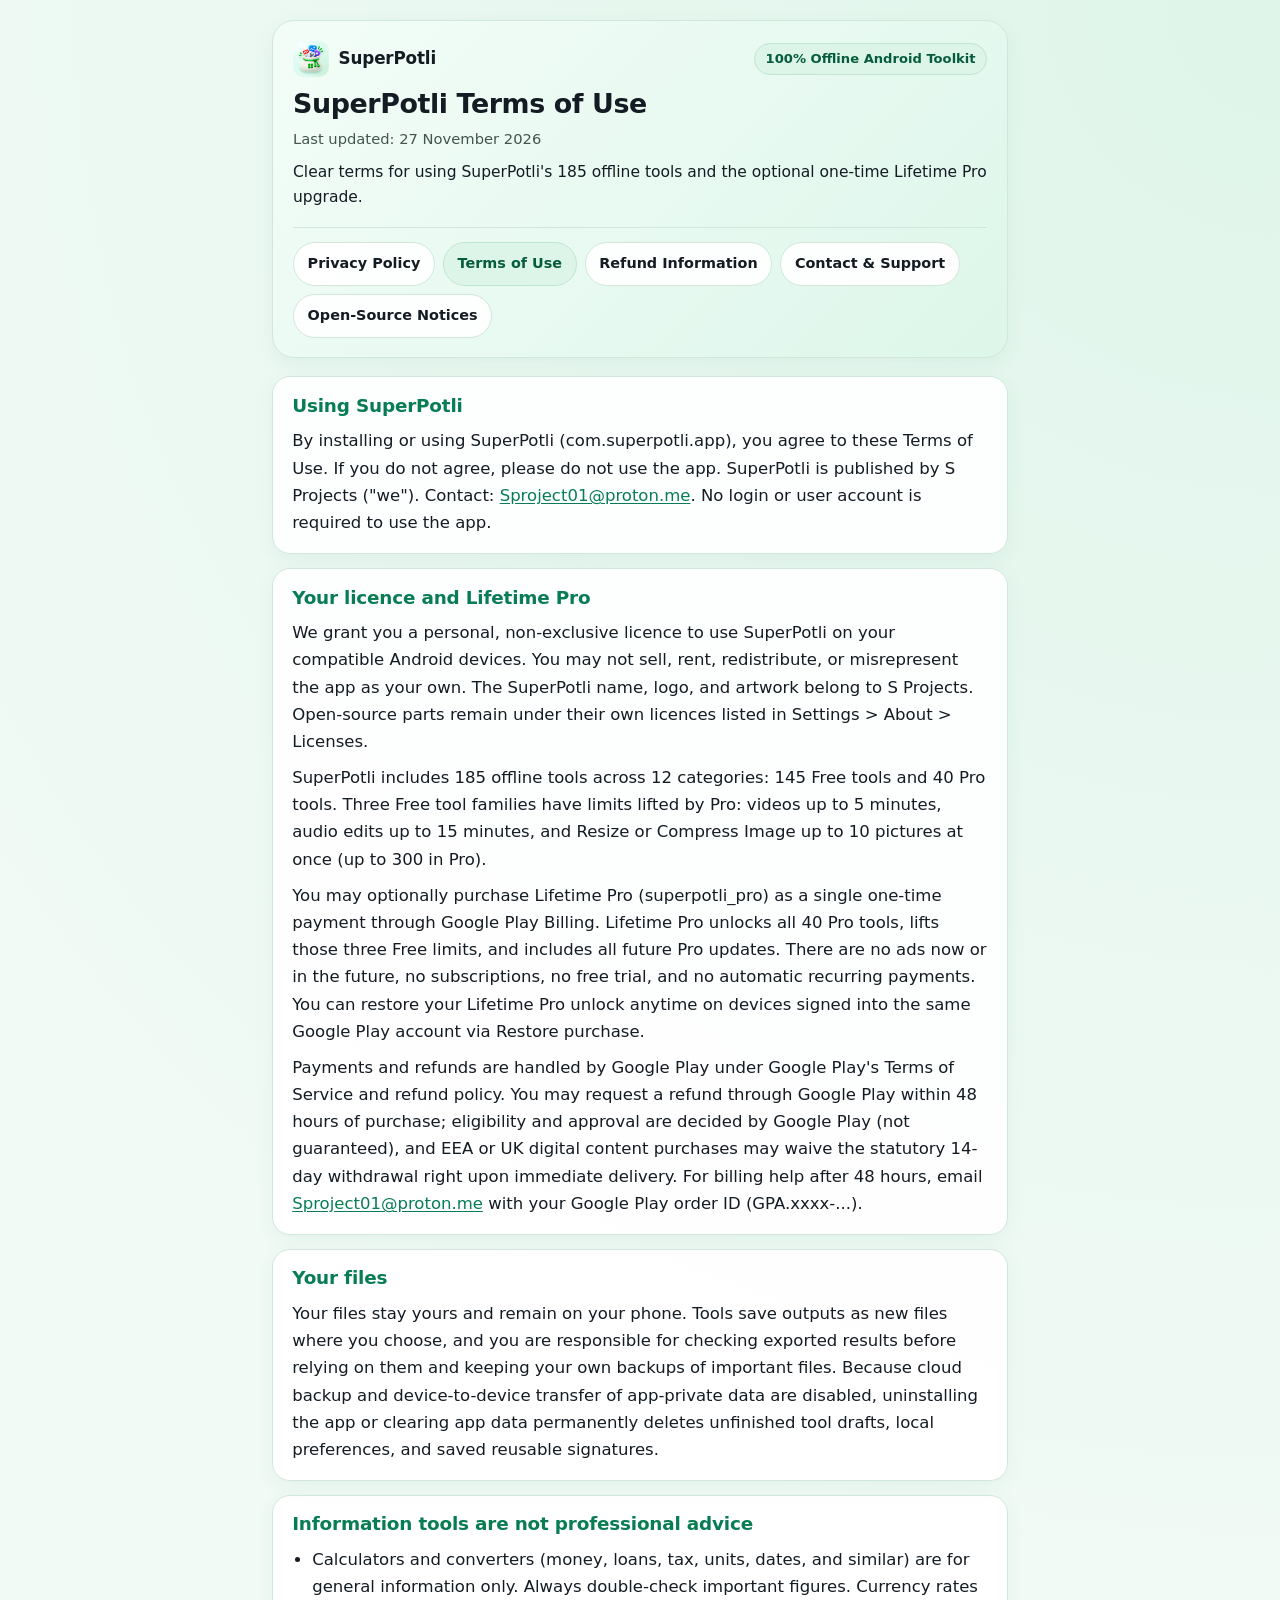
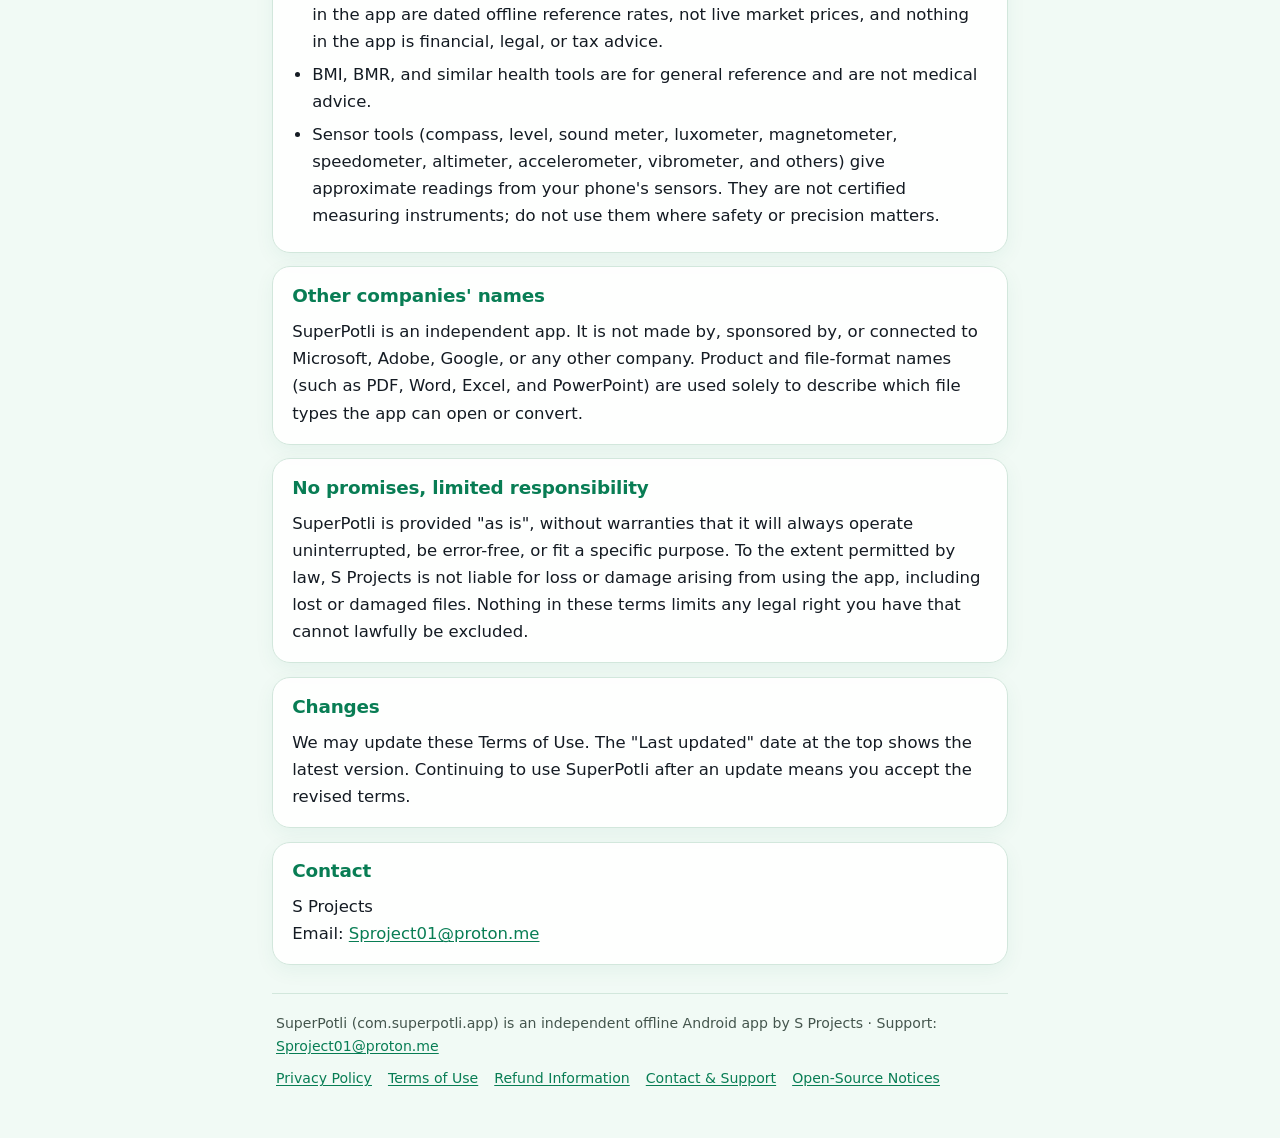
<file: terms.html>
<!doctype html>
<html lang="en">
<head>
<meta charset="utf-8">
<meta name="viewport" content="width=device-width, initial-scale=1">
<meta name="color-scheme" content="light dark">
<link rel="icon" type="image/png" href="assets/logo.png">
<title>SuperPotli Terms of Use</title>
<style>
:root{
  --bg:#f1faf5;
  --bg-glow:#dff5ea;
  --hero:linear-gradient(135deg,#f3fdf8 0%,#ddf6ea 100%);
  --card:rgba(255,255,255,.92);
  --text:#141b23;
  --sec:#44554d;
  --accent:#087d54;
  --accent-hover:#066342;
  --pill-bg:#ddf5e8;
  --pill-border:#bfe5d2;
  --pill-text:#065c3e;
  --line:#d2e7dc;
  --shadow:0 6px 20px rgba(8,125,84,.06);
}
@media (prefers-color-scheme:dark){:root{
  --bg:#070a08;
  --bg-glow:#0c1711;
  --hero:linear-gradient(135deg,#111a15 0%,#161a18 100%);
  --card:#131815;
  --text:#eef4f0;
  --sec:#aab8b0;
  --accent:#4ade9b;
  --accent-hover:#6ee7b0;
  --pill-bg:#192920;
  --pill-border:#2a4537;
  --pill-text:#6ee7b0;
  --line:#24332a;
  --shadow:none;
}}
*{box-sizing:border-box}
html{scroll-behavior:smooth}
body{
  margin:0;
  background:radial-gradient(circle at top right,var(--bg-glow) 0%,var(--bg) 52%);
  background-color:var(--bg);
  color:var(--text);
  font:16.5px/1.65 system-ui,-apple-system,"Segoe UI",Roboto,"Helvetica Neue",Arial,sans-serif;
  -webkit-text-size-adjust:100%;
}
.skip{
  position:absolute;
  left:-9999px;
  top:0;
  background:var(--accent);
  color:#fff;
  padding:.65rem 1rem;
  border-radius:10px;
  font-weight:600;
  z-index:10;
}
.skip:focus{left:1rem;top:1rem}
main{max-width:48rem;margin:0 auto;padding:1.25rem 1rem 3rem}
.hero{
  background:var(--hero);
  border:1px solid var(--line);
  border-radius:22px;
  padding:1.25rem 1.25rem 1.15rem;
  box-shadow:var(--shadow);
  margin-bottom:1.15rem;
}
.brand-row{
  display:flex;
  align-items:center;
  justify-content:space-between;
  gap:.75rem;
  flex-wrap:wrap;
  margin-bottom:.7rem;
}
.brand{
  display:inline-flex;
  align-items:center;
  gap:.6rem;
  font-weight:700;
  font-size:1.05rem;
  color:var(--text);
  letter-spacing:-.01em;
}
.brand-logo{
  width:36px;
  height:36px;
  border-radius:10px;
  display:block;
  flex:none;
}
@media (prefers-color-scheme:dark){.skip{color:#052115}}
.badge{
  display:inline-flex;
  align-items:center;
  padding:.24rem .65rem;
  border-radius:999px;
  background:var(--pill-bg);
  border:1px solid var(--pill-border);
  color:var(--pill-text);
  font-size:.82rem;
  font-weight:600;
}
h1{font-size:1.68rem;line-height:1.22;margin:.15rem 0 .35rem;letter-spacing:-.015em}
.meta{color:var(--sec);margin:0;font-size:.92rem;font-weight:500}
.subtitle{color:var(--text);margin:.55rem 0 0;font-size:.97rem}
nav{
  display:flex;
  gap:.5rem;
  flex-wrap:wrap;
  margin-top:1rem;
  padding-top:.9rem;
  border-top:1px solid var(--line);
}
nav a{
  display:inline-flex;
  align-items:center;
  min-height:44px;
  padding:.4rem .85rem;
  border-radius:999px;
  border:1px solid var(--line);
  background:var(--card);
  color:var(--text);
  text-decoration:none;
  font-size:.9rem;
  font-weight:600;
}
nav a:hover{border-color:var(--accent);color:var(--accent-hover)}
nav a.active{
  background:var(--pill-bg);
  border-color:var(--pill-border);
  color:var(--pill-text);
}
a{color:var(--accent);text-underline-offset:2px}
a:hover{color:var(--accent-hover)}
a:focus-visible{outline:2px solid var(--accent);outline-offset:2px}
.card{
  background:var(--card);
  border:1px solid var(--line);
  border-radius:18px;
  padding:1.05rem 1.2rem;
  margin-bottom:.85rem;
  box-shadow:var(--shadow);
}
h2{font-size:1.15rem;line-height:1.35;margin:0 0 .55rem;color:var(--accent);letter-spacing:-.01em}
p{margin:.55rem 0;overflow-wrap:anywhere}
p:last-child,ul:last-child{margin-bottom:0}
ul{margin:.5rem 0;padding-left:1.25rem}
li{margin:.35rem 0;overflow-wrap:anywhere}
footer{
  margin-top:1.75rem;
  padding:1.1rem .25rem 0;
  border-top:1px solid var(--line);
  color:var(--sec);
  font-size:.88rem;
}
.footer-links{
  display:flex;
  flex-wrap:wrap;
  gap:.4rem 1rem;
  margin-top:.55rem;
}
@media (max-width:540px){
  main{padding:.85rem .75rem 2.25rem}
  .hero{padding:1rem;border-radius:18px}
  .card{padding:.95rem 1rem;border-radius:16px}
  h1{font-size:1.45rem}
  nav a{font-size:.87rem;padding:.35rem .75rem}
}
</style>
</head>
<body>
<a class="skip" href="#content">Skip to content</a>
<main>
<header class="hero">
<div class="brand-row">
<span class="brand"><img class="brand-logo" src="assets/logo.png" alt="SuperPotli" width="36" height="36">SuperPotli</span>
<span class="badge">100% Offline Android Toolkit</span>
</div>
<h1>SuperPotli Terms of Use</h1>
<p class="meta">Last updated: 27 November 2026</p>
<p class="subtitle">Clear terms for using SuperPotli&#x27;s 185 offline tools and the optional one-time Lifetime Pro upgrade.</p>
<nav aria-label="SuperPotli legal and support pages">
<a href="index.html">Privacy Policy</a>
<a class="active" aria-current="page" href="terms.html">Terms of Use</a>
<a href="refunds.html">Refund Information</a>
<a href="contact.html">Contact &amp; Support</a>
<a href="open-source.html">Open-Source Notices</a>
</nav>
</header>
<div id="content">
<section class="card">
<h2 id="agree">Using SuperPotli</h2>
<p>By installing or using SuperPotli (com.superpotli.app), you agree to these Terms of Use. If you do not agree, please do not use the app. SuperPotli is published by S Projects ("we"). Contact: <a href="mailto:Sproject01@proton.me">Sproject01@proton.me</a>. No login or user account is required to use the app.</p>
</section>
<section class="card">
<h2 id="licence">Your licence and Lifetime Pro</h2>
<p>We grant you a personal, non-exclusive licence to use SuperPotli on your compatible Android devices. You may not sell, rent, redistribute, or misrepresent the app as your own. The SuperPotli name, logo, and artwork belong to S Projects. Open-source parts remain under their own licences listed in Settings &gt; About &gt; Licenses.</p>
<p>SuperPotli includes 185 offline tools across 12 categories: 145 Free tools and 40 Pro tools. Three Free tool families have limits lifted by Pro: videos up to 5 minutes, audio edits up to 15 minutes, and Resize or Compress Image up to 10 pictures at once (up to 300 in Pro).</p>
<p>You may optionally purchase Lifetime Pro (superpotli_pro) as a single one-time payment through Google Play Billing. Lifetime Pro unlocks all 40 Pro tools, lifts those three Free limits, and includes all future Pro updates. There are no ads now or in the future, no subscriptions, no free trial, and no automatic recurring payments. You can restore your Lifetime Pro unlock anytime on devices signed into the same Google Play account via Restore purchase.</p>
<p>Payments and refunds are handled by Google Play under Google Play's Terms of Service and refund policy. You may request a refund through Google Play within 48 hours of purchase; eligibility and approval are decided by Google Play (not guaranteed), and EEA or UK digital content purchases may waive the statutory 14-day withdrawal right upon immediate delivery. For billing help after 48 hours, email <a href="mailto:Sproject01@proton.me">Sproject01@proton.me</a> with your Google Play order ID (GPA.xxxx-...).</p>
</section>
<section class="card">
<h2 id="files">Your files</h2>
<p>Your files stay yours and remain on your phone. Tools save outputs as new files where you choose, and you are responsible for checking exported results before relying on them and keeping your own backups of important files. Because cloud backup and device-to-device transfer of app-private data are disabled, uninstalling the app or clearing app data permanently deletes unfinished tool drafts, local preferences, and saved reusable signatures.</p>
</section>
<section class="card">
<h2 id="info">Information tools are not professional advice</h2>
<ul><li>Calculators and converters (money, loans, tax, units, dates, and similar) are for general information only. Always double-check important figures. Currency rates in the app are dated offline reference rates, not live market prices, and nothing in the app is financial, legal, or tax advice.</li><li>BMI, BMR, and similar health tools are for general reference and are not medical advice.</li><li>Sensor tools (compass, level, sound meter, luxometer, magnetometer, speedometer, altimeter, accelerometer, vibrometer, and others) give approximate readings from your phone's sensors. They are not certified measuring instruments; do not use them where safety or precision matters.</li></ul>
</section>
<section class="card">
<h2 id="names">Other companies&#x27; names</h2>
<p>SuperPotli is an independent app. It is not made by, sponsored by, or connected to Microsoft, Adobe, Google, or any other company. Product and file-format names (such as PDF, Word, Excel, and PowerPoint) are used solely to describe which file types the app can open or convert.</p>
</section>
<section class="card">
<h2 id="asis">No promises, limited responsibility</h2>
<p>SuperPotli is provided "as is", without warranties that it will always operate uninterrupted, be error-free, or fit a specific purpose. To the extent permitted by law, S Projects is not liable for loss or damage arising from using the app, including lost or damaged files. Nothing in these terms limits any legal right you have that cannot lawfully be excluded.</p>
</section>
<section class="card">
<h2 id="terms-changes">Changes</h2>
<p>We may update these Terms of Use. The "Last updated" date at the top shows the latest version. Continuing to use SuperPotli after an update means you accept the revised terms.</p>
</section>
<section class="card">
<h2 id="terms-contact">Contact</h2>
<p>S Projects<br>
Email: <a href="mailto:Sproject01@proton.me">Sproject01@proton.me</a></p>
</section>
</div>
<footer>
<div>SuperPotli (com.superpotli.app) is an independent offline Android app by S Projects · Support: <a href="mailto:Sproject01@proton.me">Sproject01@proton.me</a></div>
<div class="footer-links"><a href="index.html">Privacy Policy</a> <a href="terms.html">Terms of Use</a> <a href="refunds.html">Refund Information</a> <a href="contact.html">Contact &amp; Support</a> <a href="open-source.html">Open-Source Notices</a></div>
</footer>
</main>
</body>
</html>
</file>
<file: product/style.css>
@font-face {
  font-family: Inter;
  src: url("assets/inter.woff2") format("woff2");
  font-weight: 100 900;
  font-display: swap;
}
:root {
  color-scheme: light;
  --ink: #131c24;
  --muted: #41534f;
  --green: #08734e;
  --green-dark: #065438;
  --mint: #e5f6ef;
  --mint-light: #f3fbf7;
  --line: #bdddd0;
  --white: #fff;
  font-family: Inter, system-ui, sans-serif;
  color: var(--ink);
  background: var(--white);
}
*, *::before, *::after { box-sizing: border-box; }
[hidden] { display: none !important; }
body { margin: 0; }
img { display: block; max-width: 100%; }
h1, h2, h3, p, ul, figure { margin: 0; }
a { color: inherit; text-underline-offset: .22em; }
button, input { font: inherit; color: inherit; }
button { cursor: pointer; }
button:disabled { cursor: default; }
:focus-visible { outline: 3px solid var(--green); outline-offset: 4px; }
::selection { background: #aee9d1; color: #10382b; }
.wrap { width: min(100% - 3rem, 80rem); margin-inline: auto; }
.skip:not(:focus) {
  position: absolute;
  width: 1px;
  height: 1px;
  padding: 0;
  overflow: hidden;
  clip-path: inset(50%);
  white-space: nowrap;
}
.skip:focus { position: absolute; z-index: 5; inset: .75rem auto auto .75rem; padding: .75rem; background: var(--white); }
.site-header { position: relative; z-index: 2; background: var(--white); }
.header-inner { display: flex; align-items: center; justify-content: space-between; min-height: 5.25rem; gap: 1rem; }
.brand { display: inline-flex; align-items: center; gap: .55rem; color: var(--ink); font-size: clamp(1.4rem, 3vw, 2rem); font-weight: 825; letter-spacing: -.035em; text-decoration: none; }
.brand img { object-fit: contain; flex: none; }
.brand-accent { color: var(--green); }
.site-nav { display: flex; flex-wrap: wrap; align-items: center; gap: 1.65rem; font-weight: 650; }
.site-nav a { padding-block: .75rem; text-decoration: none; }
.site-nav a:hover, .site-nav a:focus-visible { color: var(--green); text-decoration: underline; }
.site-nav .parent-link { color: var(--green-dark); border-inline-start: 1px solid var(--line); padding-inline-start: 1.65rem; }
.icon-button { display: none; place-items: center; width: 2.75rem; height: 2.75rem; border: 1px solid transparent; border-radius: .75rem; background: var(--mint-light); }
.icon-button:hover { border-color: var(--line); }
.hero {
  background: #e4f8f0;
  background-image: linear-gradient(105deg, #eefbf6 0%, #edf9f5f1 33%, #def6ed72 75%, #d3f4e774 100%), url("assets/hero-glass.webp");
  background-size: cover;
  background-position: center 46%;
}
.hero-inner { display: grid; grid-template-columns: 1.22fr .78fr; align-items: center; gap: clamp(1rem, 5vw, 5rem); padding: 2.3rem 0; }
h1 {
  font-size: clamp(2.5rem, 5.1vw, 4.75rem);
  font-weight: 845;
  letter-spacing: -.04em;
  line-height: 1.04;
  text-wrap: balance;
}
h1 span { color: var(--green); }
.hero-intro { max-width: 33rem; margin-top: 1.35rem; font-size: clamp(1.08rem, 2.25vw, 1.67rem); line-height: 1.44; color: var(--muted); }
.hero-actions { display: flex; flex-wrap: wrap; align-items: center; gap: .75rem 1.75rem; margin-top: 1.8rem; }
.play-status { display: inline-flex; gap: .85rem; align-items: center; padding: .68rem 1.1rem; background: var(--green-dark); color: var(--white); border-radius: 1rem; line-height: 1.15; }
.play-status img { filter: invert(1); }
.play-status strong, .play-status small { display: block; }
.play-status strong { font-size: 1.23rem; }
.play-status small { margin-top: .22rem; font-size: .925rem; }
.strong-link { color: var(--green-dark); font-weight: 720; }
.strong-link { display: inline-flex; align-items: center; min-height: 2.75rem; }
.strong-link:hover { color: var(--green); }
.benefits { display: flex; flex-wrap: wrap; align-items: center; gap: .3rem .7rem; padding: 0; margin-top: 1.35rem; list-style: none; color: #28483d; font-size: clamp(.86rem, 1.6vw, 1rem); font-weight: 550; line-height: 1.4; }
.benefits li + li::before { content: "·"; margin-inline-end: .7rem; }
.hero-device { display: grid; justify-items: center; }
.phone { display: block; position: relative; width: min(100%, 14rem); border-radius: 1.75rem; border: 5px solid #202a2f; background: #d8efe5; box-shadow: 0 14px 28px #19483226; }
.phone img { width: 100%; height: auto; border-radius: 1.42rem; }
.hero-phone { width: clamp(11.25rem, 18vw, 15.5rem); border-radius: 2.15rem; border-width: 7px; box-shadow: 0 0 0 1px #8a9e96, 0 19px 38px #19483231; }
.hero-phone img { border-radius: 1.65rem; }
.section { padding-block: clamp(2.7rem, 5vw, 4.7rem); }
h2 { font-size: clamp(1.85rem, 3.55vw, 3rem); font-weight: 810; letter-spacing: -.036em; line-height: 1.14; text-wrap: balance; }
.categories { display: grid; grid-template-columns: repeat(6, minmax(0, 1fr)); gap: .65rem; margin-top: 1.3rem; padding: 0; list-style: none; }
.category {
  display: flex;
  align-items: center;
  gap: .55rem;
  min-height: 4.25rem;
  padding: .5rem .65rem;
  border-radius: 1rem;
  background: var(--mint);
  font-size: .92rem;
  font-weight: 730;
}
.category img { flex: none; width: 2.35rem; height: 2.35rem; object-fit: contain; }
.category small { display: block; margin-top: .12rem; color: var(--muted); font-size: .875rem; font-weight: 550; }
.category-note { margin-top: 1rem; color: var(--muted); line-height: 1.55; }
.plan h3 { font-size: clamp(1.25rem, 2.1vw, 1.65rem); font-weight: 780; letter-spacing: -.025em; }
.media-section { background: var(--mint-light); }
.media-layout { display: grid; grid-template-columns: minmax(16rem, .9fr) minmax(0, 1.1fr); align-items: center; gap: clamp(1.2rem, 4vw, 3.6rem); margin-top: 1.6rem; }
.screenshot-gallery { display: grid; grid-template-columns: repeat(2, minmax(0, 1fr)); gap: clamp(.7rem, 3vw, 1.6rem); }
.screenshot-gallery figure { display: grid; justify-items: center; gap: .7rem; text-align: center; font-size: .98rem; font-weight: 650; }
.screenshot { width: min(100%, 11rem); }
.video-preview { border: 1px solid var(--line); border-radius: 1.3rem; background: var(--white); overflow: hidden; }
.video-preview iframe { display: block; width: 100%; height: auto; min-height: 200px; aspect-ratio: 16 / 9; border: 0; background: #000; }
.video-preview figcaption { display: flex; align-items: center; justify-content: space-between; gap: .55rem; flex-wrap: wrap; padding: .85rem 1.1rem; }
.video-preview figcaption a { color: var(--green-dark); font-weight: 650; }
.plan-grid { display: grid; grid-template-columns: 1fr 1fr; gap: 1rem; margin-top: 1.3rem; }
.plan { display: flex; align-items: flex-start; gap: 1rem; padding: clamp(1rem, 2.5vw, 1.65rem); border: 1px solid var(--line); border-radius: 1.1rem; background: var(--white); }
.plan-pro { background: var(--mint); }
.plan-icon { flex: none; padding: .75rem; border-radius: 1rem; background: var(--mint-light); }
.plan p { margin-top: .4rem; line-height: 1.55; color: var(--muted); }
.plan .plan-count { color: var(--green-dark); font-weight: 725; }
.site-footer { background: var(--mint-light); border-top: 1px solid #dcece4; }
.footer-inner { display: flex; align-items: center; justify-content: space-between; flex-wrap: wrap; gap: .5rem 1.5rem; padding-block: 1.2rem; }
.footer-brand { display: flex; align-items: center; flex-wrap: wrap; gap: .5rem .9rem; }
.footer-brand .brand { font-size: 1.35rem; }
.publisher { color: var(--muted); }
.site-footer nav { display: flex; flex-wrap: wrap; gap: 0 1rem; color: var(--muted); font-size: .92rem; }
.site-footer nav a { display: inline-flex; align-items: center; min-height: 2.75rem; }
.site-footer nav a:hover { color: var(--green); }
@media (max-width: 68rem) {
  .categories { grid-template-columns: repeat(4, minmax(0, 1fr)); }
}
@media (max-width: 49rem) {
  .wrap { width: min(100% - 2rem, 80rem); }
  .header-inner { min-height: 4.15rem; flex-wrap: wrap; }
  .brand img { width: 2.75rem; height: 2.75rem; }
  .icon-button { display: inline-grid; }
  .site-nav { flex: 1 0 100%; gap: 0; align-items: stretch; flex-direction: column; }
  .nav-toggle[aria-expanded="false"] + .site-nav { display: none; }
  .nav-toggle[aria-expanded="true"] + .site-nav { padding-bottom: .7rem; }
  .site-nav a { padding-inline: .45rem; }
  .site-nav .parent-link { padding-inline-start: .45rem; border: 0; }
  .hero { background-image: linear-gradient(180deg, #eefbf6 0%, #e9faf3ee 51%, #def6ed6a 100%), url("assets/hero-glass.webp"); background-position: center 55%; }
  .hero-inner { grid-template-columns: 1fr; text-align: center; gap: 1.8rem; padding-block: 2.25rem; }
  .hero-intro { max-width: 30rem; margin-inline: auto; }
  .hero-actions, .benefits { justify-content: center; }
  .hero-actions { margin-top: 1.4rem; }
  .hero-phone { width: clamp(10rem, 40vw, 13rem); border-radius: 1.6rem; border-width: 5px; }
  .hero-phone img { border-radius: 1.22rem; }
  .categories { grid-template-columns: repeat(3, minmax(0, 1fr)); }
  .media-layout { grid-template-columns: 1fr; }
  .screenshot-gallery { width: min(100%, 27rem); margin-inline: auto; }
  .video-preview { width: min(100%, 33rem); margin-inline: auto; }
}
@media (max-width: 35rem) {
  .hero-actions { flex-direction: column; gap: .35rem; }
  .hero-intro { margin-top: 1rem; }
  .benefits { margin-top: .55rem; }
  .categories { gap: .45rem; }
  .category { flex-direction: column; justify-content: center; gap: .25rem; min-height: 5.5rem; padding: .35rem .2rem; text-align: center; font-size: .84rem; }
  .category img { width: 2rem; height: 2rem; }
  .plan-grid { grid-template-columns: 1fr; }
  .plan-icon { width: 2.65rem; height: 2.65rem; padding: .55rem; }
}
@media (prefers-reduced-motion: no-preference) {
  html { scroll-behavior: smooth; }
  .icon-button { transition: background-color 150ms, border-color 150ms; }
}
</file>
